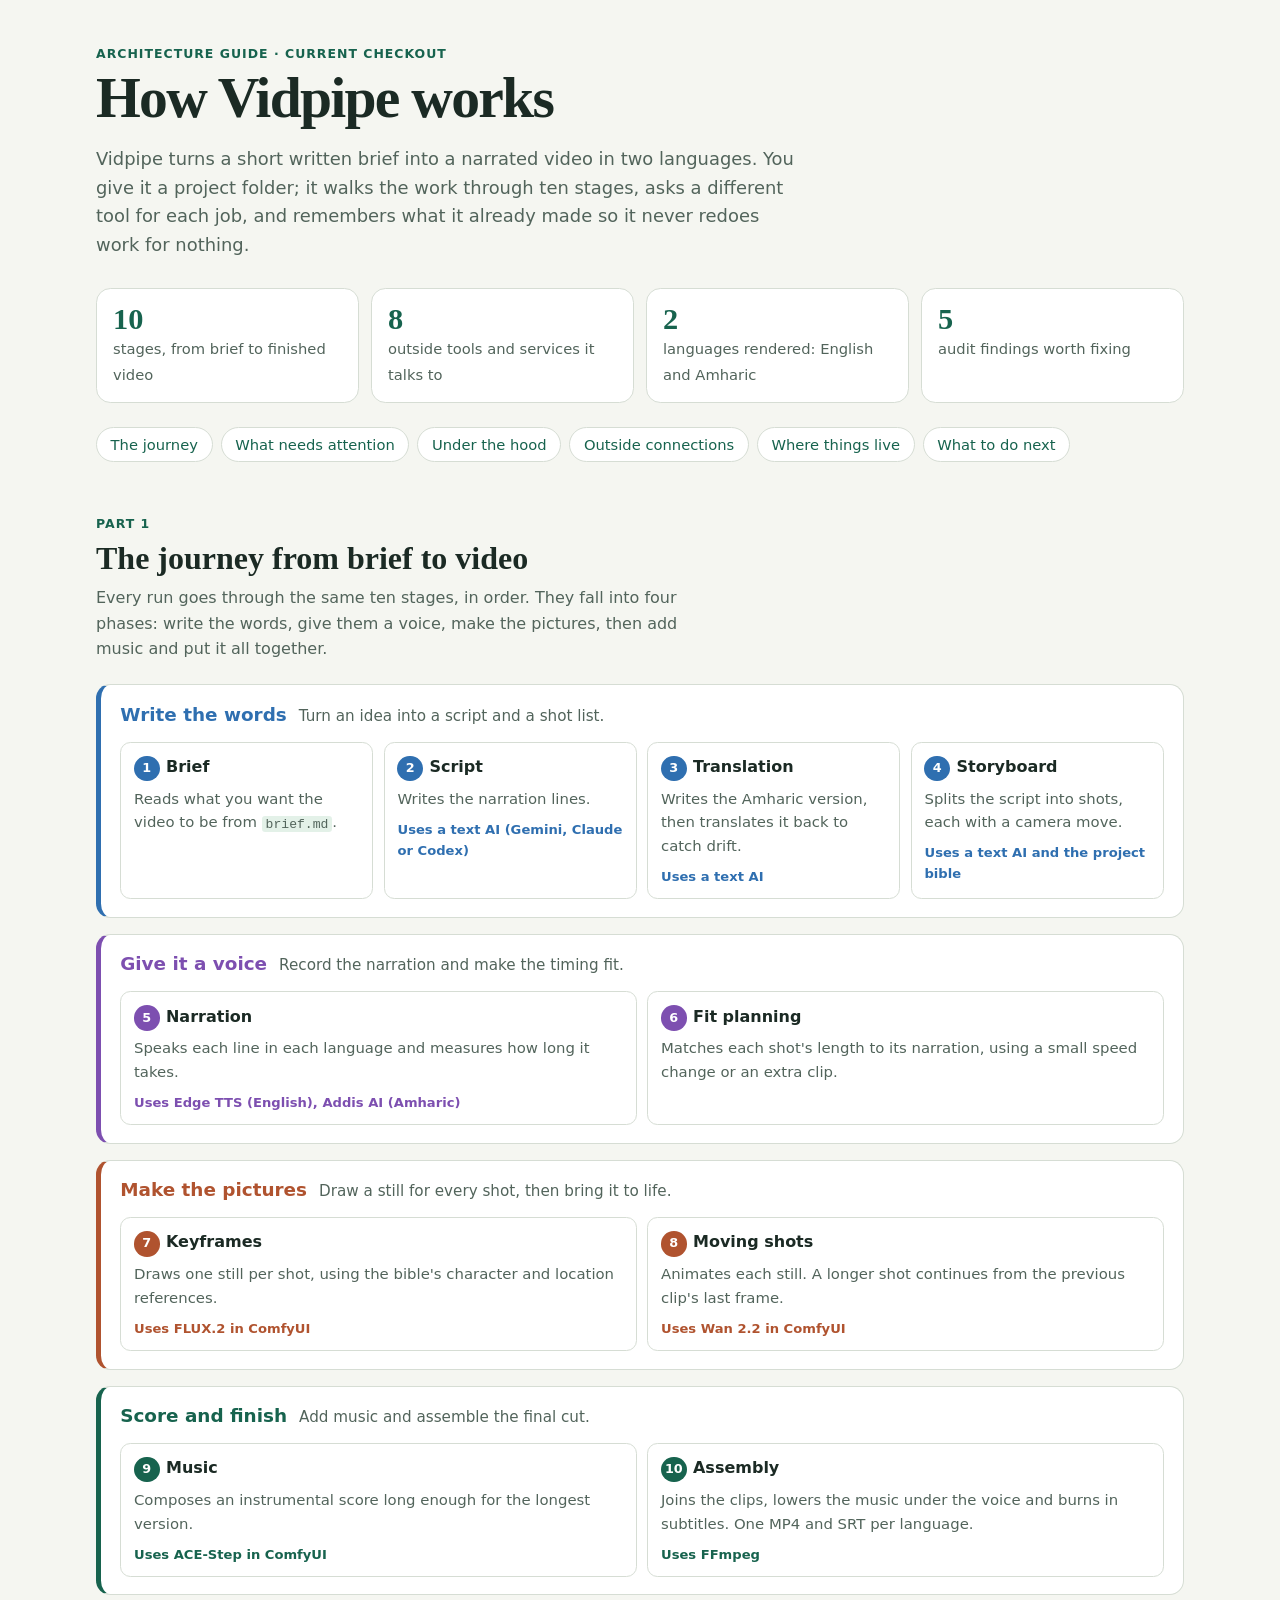
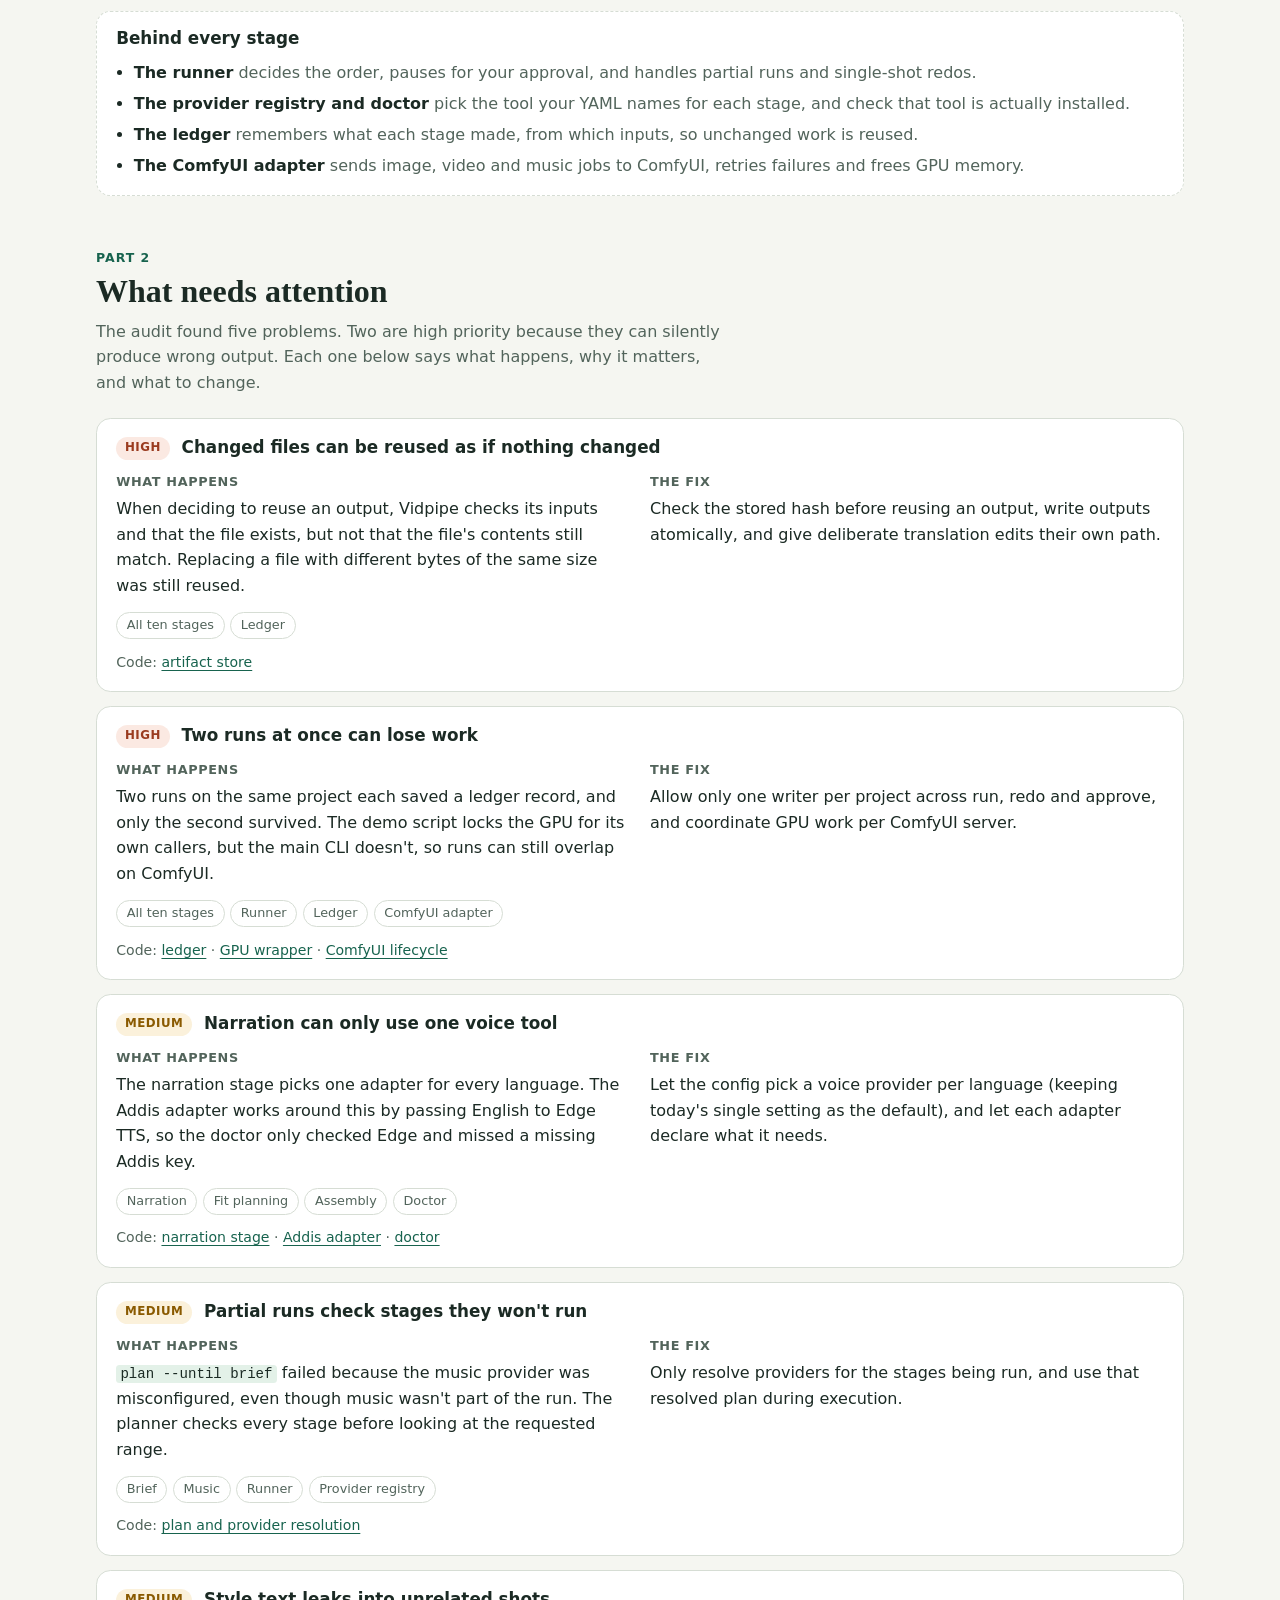
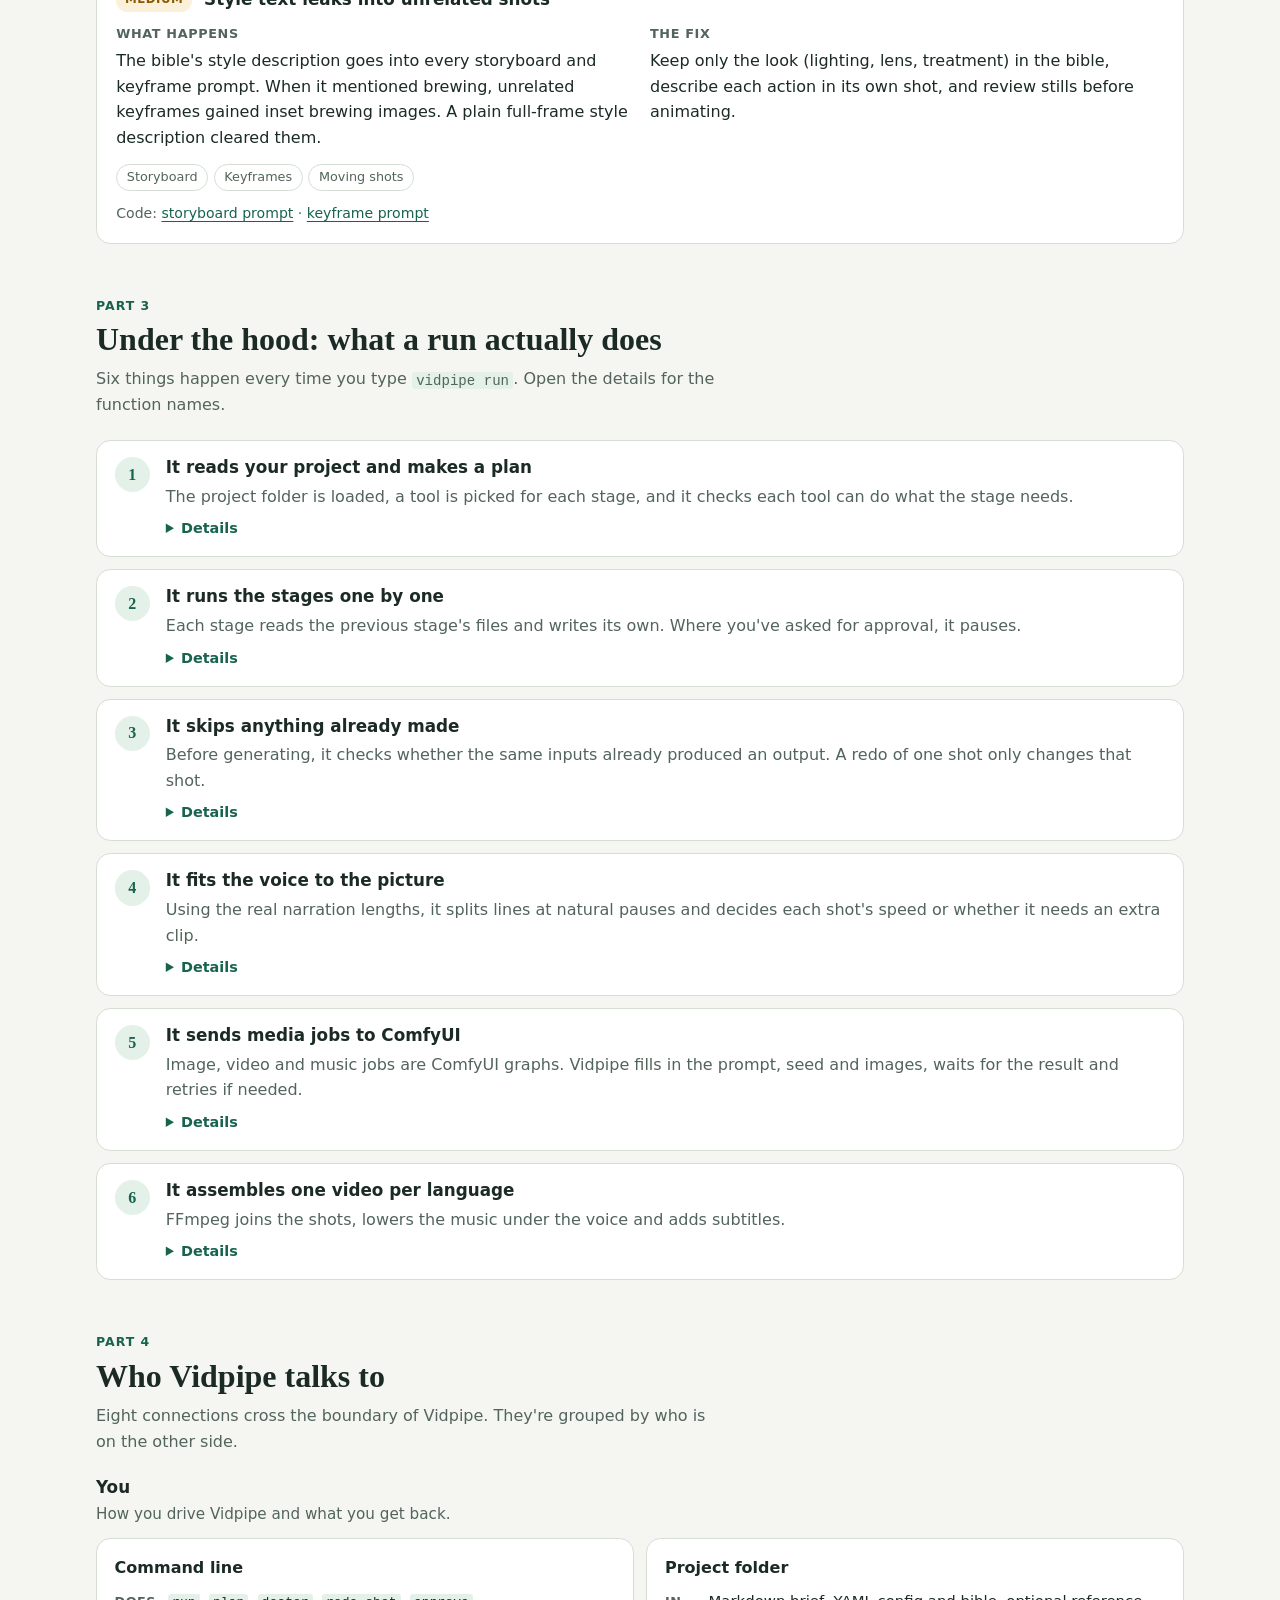
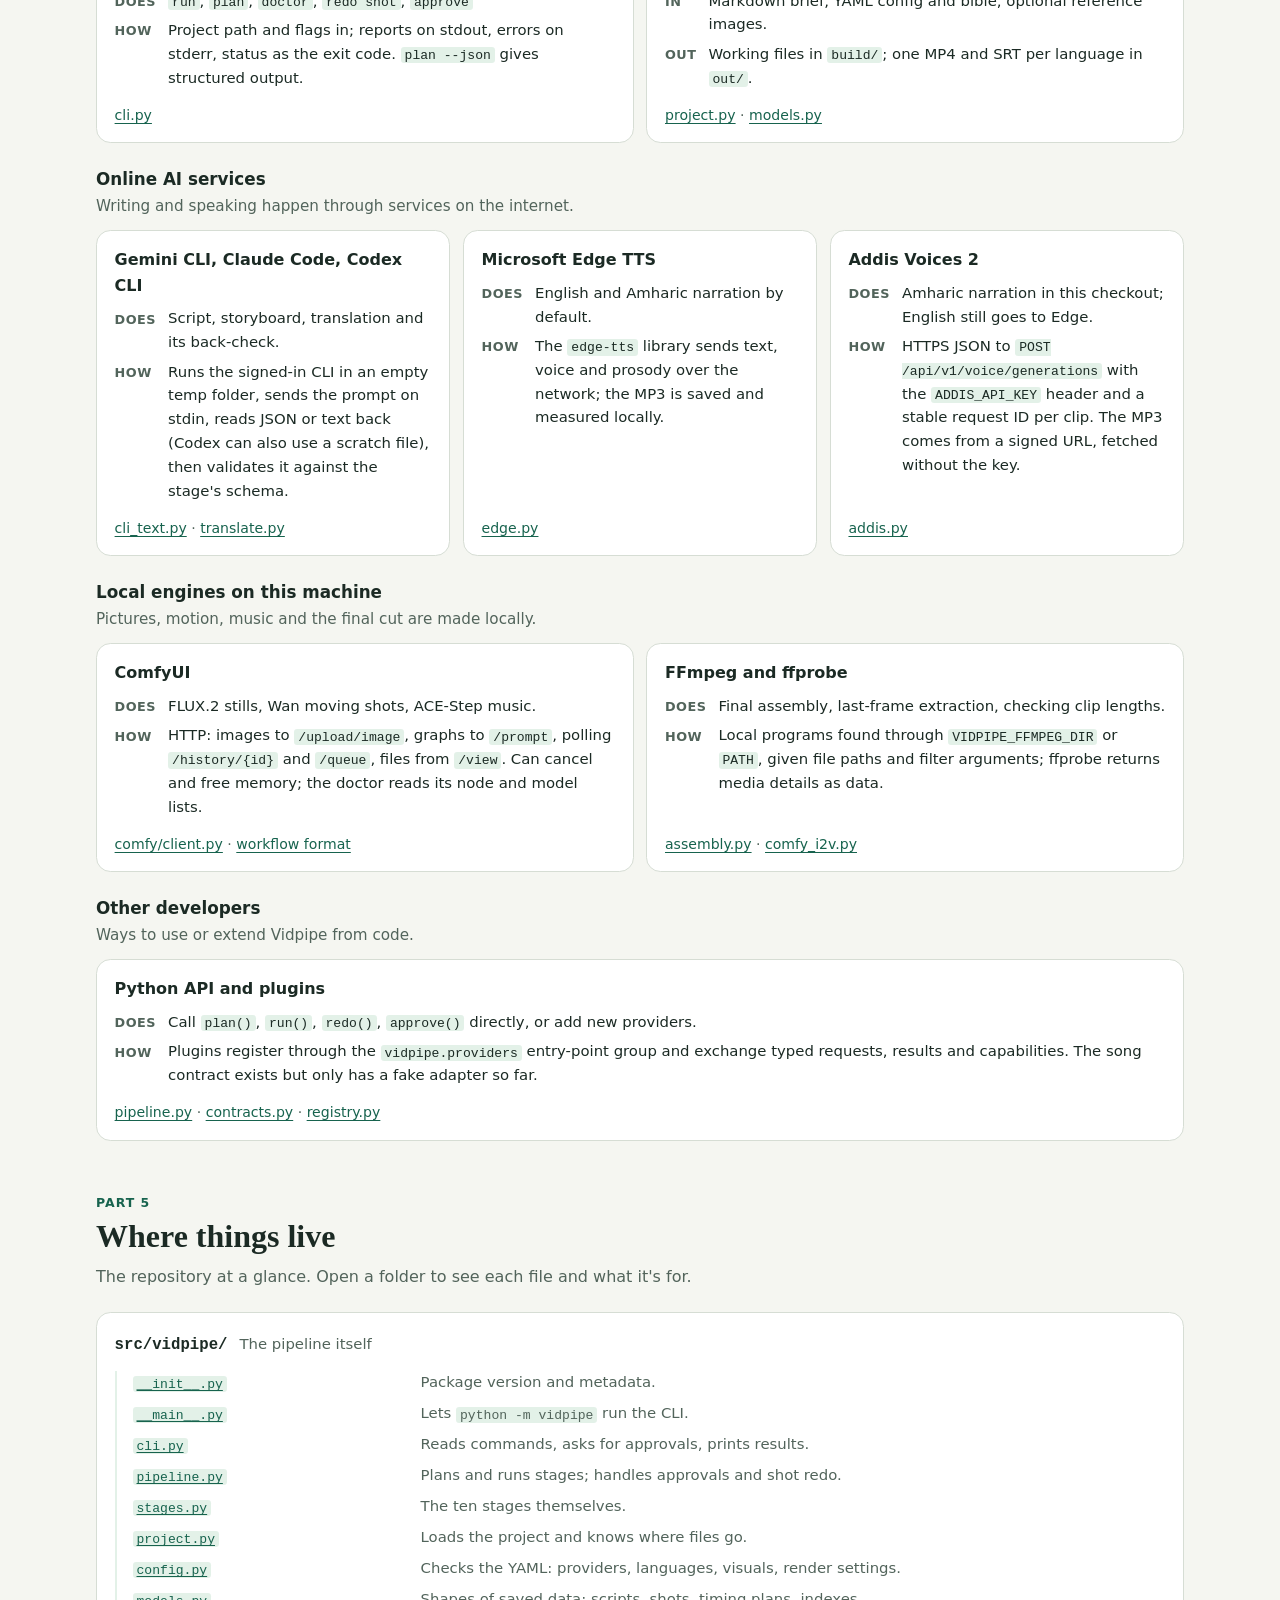
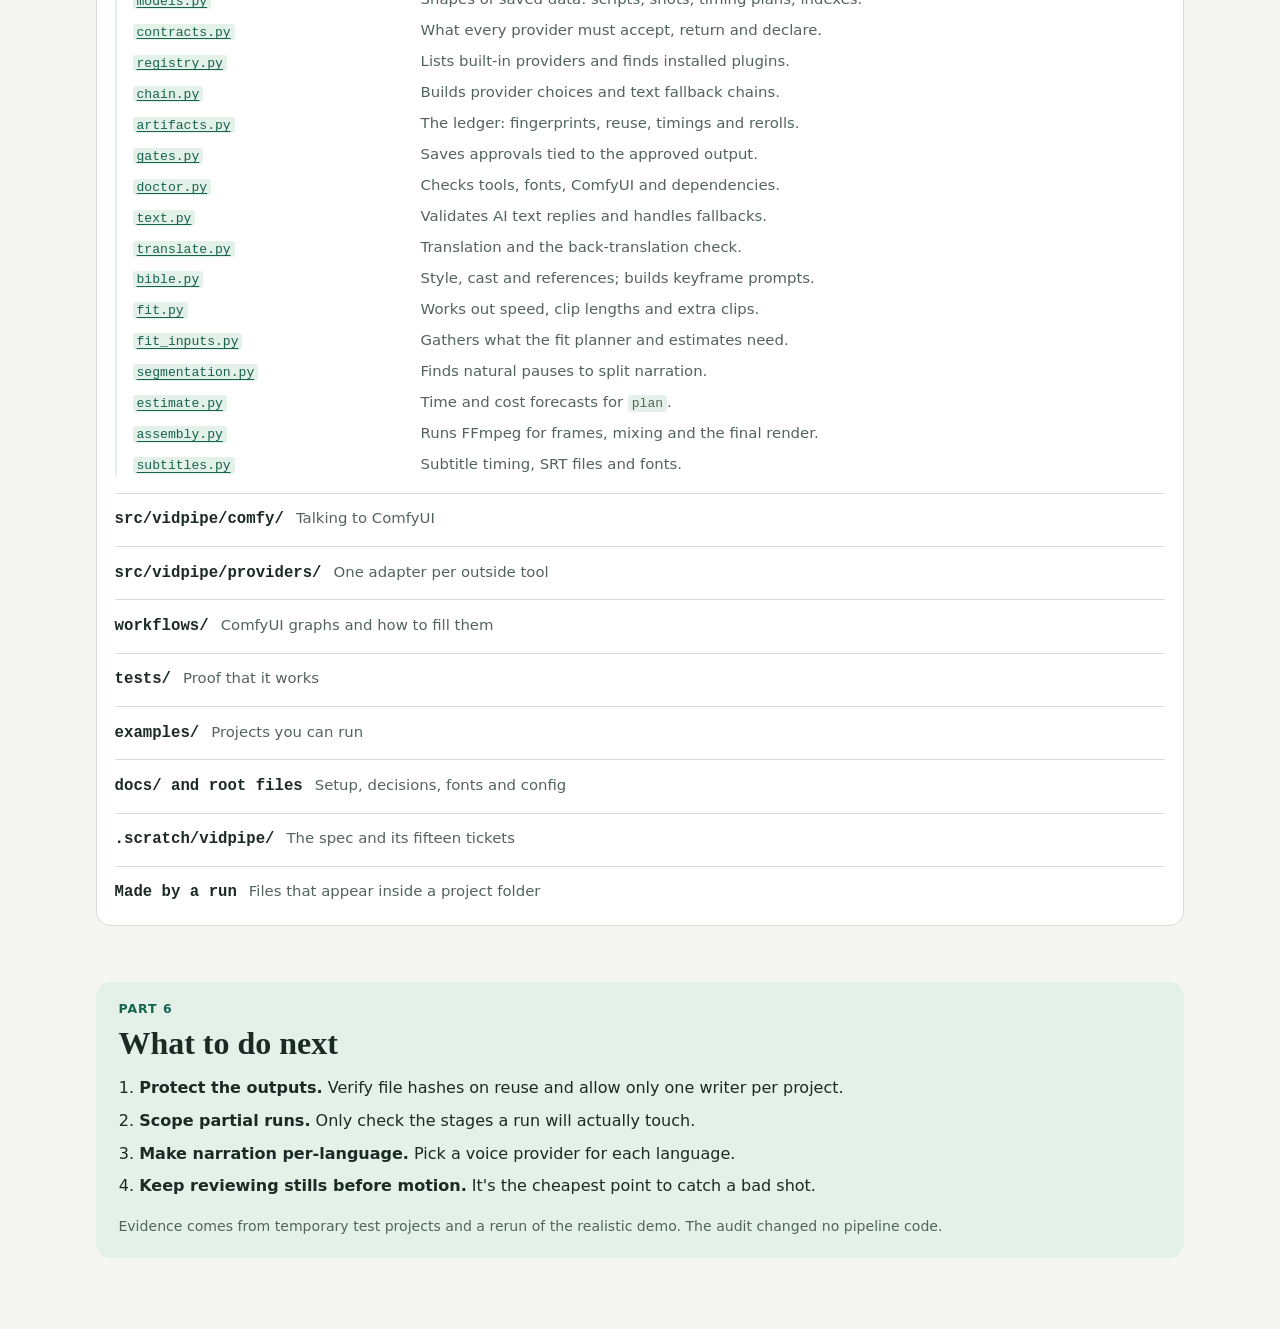
<file: docs/architecture-audit.html>
<!doctype html>
<html lang="en">
<meta charset="utf-8">
<meta name="viewport" content="width=device-width, initial-scale=1">
<title>Vidpipe Architecture Guide</title>
<style>
  :root {
    color-scheme: light dark;
    --ink: #1b2a24;
    --muted: #52645b;
    --paper: #f5f6f1;
    --card: #ffffff;
    --line: #d6ddd4;
    --accent: #17634e;
    --accent-soft: #e3f1e8;
    --warn: #9a3b1f;
    --warn-soft: #fbe9e2;
    --mid: #8a5a00;
    --mid-soft: #fbf1db;
    --words: #2f6fb0;
    --voice: #7d4fb0;
    --picture: #b0532f;
    --sound: #17634e;
    font: 100%/1.6 system-ui, -apple-system, "Segoe UI", sans-serif;
    color: var(--ink);
    background: var(--paper);
  }
  @media (prefers-color-scheme: dark) {
    :root {
      --ink: #e4ebe6;
      --muted: #a3b3aa;
      --paper: #121815;
      --card: #1a221e;
      --line: #2f3b35;
      --accent: #6fcca8;
      --accent-soft: #1d3329;
      --warn: #f19a7c;
      --warn-soft: #3a221b;
      --mid: #e8bf68;
      --mid-soft: #362c17;
      --words: #7fb2ea;
      --voice: #c4a1ec;
      --picture: #f0a283;
      --sound: #6fcca8;
    }
  }
  * { box-sizing: border-box; }
  body { margin: 0; background: var(--paper); }
  main { width: min(68rem, calc(100% - 2rem)); margin: 0 auto; padding: 3rem 0 4rem; }
  h1, h2, h3, h4, p { margin: 0; }
  h1 { font: 700 clamp(2.2rem, 5.5vw, 3.6rem)/1.05 Georgia, serif; letter-spacing: -.03em; }
  h2 { font: 700 clamp(1.5rem, 3.5vw, 2rem)/1.2 Georgia, serif; }
  h3 { font-size: 1.05rem; line-height: 1.3; }
  code { font: .88em/1.4 ui-monospace, "Cascadia Code", Consolas, monospace; background: var(--accent-soft); padding: .05em .3em; border-radius: .25em; overflow-wrap: anywhere; }
  a { color: var(--accent); text-underline-offset: .18em; }
  a:focus-visible, summary:focus-visible { outline: 2px solid var(--accent); outline-offset: 3px; border-radius: .25rem; }

  /* Header */
  .lede { max-width: 62ch; margin-block-start: 1rem; font-size: 1.12rem; color: var(--muted); }
  .stats { display: grid; grid-template-columns: repeat(auto-fit, minmax(min(100%, 11rem), 1fr)); gap: .75rem; margin-block-start: 1.75rem; }
  .stat { background: var(--card); border: 1px solid var(--line); border-radius: .9rem; padding: .9rem 1rem; }
  .stat b { display: block; font: 700 1.9rem/1.1 Georgia, serif; color: var(--accent); }
  .stat span { color: var(--muted); font-size: .92rem; }
  nav { display: flex; flex-wrap: wrap; gap: .5rem; margin-block-start: 1.5rem; }
  nav a { text-decoration: none; background: var(--card); border: 1px solid var(--line); border-radius: 999px; padding: .3rem .85rem; font-size: .92rem; }
  nav a:hover { border-color: var(--accent); }

  /* Sections */
  section { margin-block-start: 3.5rem; }
  .section-intro { max-width: 62ch; margin-block: .5rem 1.4rem; color: var(--muted); }
  .eyebrow { display: block; font: 700 .78rem/1 system-ui; letter-spacing: .08em; text-transform: uppercase; color: var(--accent); margin-block-end: .5rem; }

  /* Pipeline phases */
  .phases { display: grid; gap: 1rem; }
  .phase { background: var(--card); border: 1px solid var(--line); border-inline-start: .35rem solid var(--tone); border-radius: .9rem; padding: 1.1rem 1.2rem; }
  .phase > header { display: flex; flex-wrap: wrap; align-items: baseline; gap: .35rem .75rem; margin-block-end: .85rem; }
  .phase > header h3 { color: var(--tone); font-size: 1.15rem; }
  .phase > header p { color: var(--muted); font-size: .95rem; }
  .phase.words { --tone: var(--words); }
  .phase.voice { --tone: var(--voice); }
  .phase.picture { --tone: var(--picture); }
  .phase.sound { --tone: var(--sound); }
  .steps { list-style: none; margin: 0; padding: 0; display: grid; grid-template-columns: repeat(auto-fit, minmax(min(100%, 13.5rem), 1fr)); gap: .65rem; }
  .steps li { border: 1px solid var(--line); border-radius: .65rem; padding: .7rem .8rem; }
  .steps .num { display: inline-grid; place-items: center; width: 1.6rem; height: 1.6rem; border-radius: 50%; background: var(--tone); color: var(--card); font: 700 .8rem/1 system-ui; margin-inline-end: .4rem; }
  .steps h4 { display: inline; font-size: 1rem; }
  .steps p { margin-block-start: .4rem; color: var(--muted); font-size: .93rem; }
  .uses { display: block; margin-block-start: .45rem; font-size: .82rem; color: var(--tone); font-weight: 600; }
  .helpers { margin-block-start: 1rem; background: var(--card); border: 1px dashed var(--line); border-radius: .9rem; padding: 1rem 1.2rem; }
  .helpers h3 { margin-block-end: .6rem; }
  .helpers ul { margin: 0; padding-inline-start: 1.1rem; display: grid; gap: .35rem; }
  .helpers li span { color: var(--muted); }

  /* Findings */
  .findings { display: grid; gap: .9rem; }
  .finding { background: var(--card); border: 1px solid var(--line); border-radius: .9rem; padding: 1.1rem 1.2rem; }
  .finding > header { display: flex; flex-wrap: wrap; align-items: center; gap: .5rem .75rem; }
  .badge { font: 700 .74rem/1 system-ui; letter-spacing: .04em; text-transform: uppercase; padding: .35rem .55rem; border-radius: 999px; }
  .badge.high { color: var(--warn); background: var(--warn-soft); }
  .badge.medium { color: var(--mid); background: var(--mid-soft); }
  .qa { display: grid; grid-template-columns: repeat(auto-fit, minmax(min(100%, 17rem), 1fr)); gap: .5rem 1.25rem; margin-block-start: .8rem; }
  .qa h4 { font-size: .8rem; letter-spacing: .05em; text-transform: uppercase; color: var(--muted); margin-block-end: .2rem; }
  .chips { display: flex; flex-wrap: wrap; gap: .35rem; margin-block-start: .85rem; }
  .chip { font-size: .8rem; border: 1px solid var(--line); border-radius: 999px; padding: .15rem .6rem; color: var(--muted); }
  .src { margin-block-start: .7rem; font-size: .88rem; color: var(--muted); }

  /* How a run works */
  .timeline { list-style: none; margin: 0; padding: 0; counter-reset: step; display: grid; gap: .75rem; }
  .timeline > li { counter-increment: step; display: grid; grid-template-columns: 2.4rem 1fr; gap: .8rem; background: var(--card); border: 1px solid var(--line); border-radius: .9rem; padding: 1rem 1.1rem; }
  .timeline > li::before { content: counter(step); display: grid; place-items: center; width: 2.2rem; height: 2.2rem; border-radius: 50%; background: var(--accent-soft); color: var(--accent); font: 700 1rem/1 Georgia, serif; }
  .timeline p { margin-block-start: .3rem; color: var(--muted); }
  .timeline details { margin-block-start: .5rem; }
  .timeline summary { cursor: pointer; font-size: .9rem; color: var(--accent); font-weight: 600; }
  .timeline details p { color: var(--ink); font-size: .93rem; }

  /* Interfaces */
  .group + .group { margin-block-start: 1.6rem; }
  .group > h3 { margin-block-end: .2rem; }
  .group > p { color: var(--muted); margin-block-end: .75rem; font-size: .95rem; }
  .cards { display: grid; grid-template-columns: repeat(auto-fit, minmax(min(100%, 19rem), 1fr)); gap: .8rem; }
  .card { background: var(--card); border: 1px solid var(--line); border-radius: .9rem; padding: 1rem 1.1rem; display: flex; flex-direction: column; gap: .55rem; }
  .card dl { margin: 0; display: grid; grid-template-columns: auto 1fr; gap: .35rem .75rem; font-size: .93rem; }
  .card dt { font-weight: 700; color: var(--muted); font-size: .8rem; letter-spacing: .04em; text-transform: uppercase; padding-block-start: .15rem; }
  .card dd { margin: 0; }
  .card .src { margin-block-start: auto; padding-block-start: .3rem; }

  /* File tree */
  .tree { background: var(--card); border: 1px solid var(--line); border-radius: .9rem; padding: .4rem 1.1rem; }
  .tree details { border-block-end: 1px solid var(--line); }
  .tree details:last-child { border-block-end: 0; }
  .tree summary { cursor: pointer; padding: .85rem 0; display: flex; flex-wrap: wrap; align-items: baseline; gap: .3rem .75rem; }
  .tree summary strong { font-family: ui-monospace, "Cascadia Code", Consolas, monospace; font-size: .98rem; }
  .tree summary span { color: var(--muted); font-size: .93rem; }
  .tree ul { list-style: none; margin: 0 0 1rem; padding: 0 0 0 1rem; border-inline-start: 2px solid var(--accent-soft); display: grid; gap: .45rem; }
  .tree li { display: grid; grid-template-columns: minmax(0, 17rem) minmax(0, 1fr); gap: .2rem 1rem; font-size: .93rem; }
  .tree li > span { color: var(--muted); }
  @media (max-width: 40rem) { .tree li { grid-template-columns: 1fr; } .tree li > span { padding-inline-start: .4rem; } }

  /* Next steps */
  .next { background: var(--accent-soft); border-radius: .9rem; padding: 1.3rem 1.4rem; }
  .next ol { margin: .8rem 0 0; padding-inline-start: 1.3rem; display: grid; gap: .45rem; }
  .next .src { margin-block-start: 1rem; }

  @media print {
    :root { color-scheme: light; }
    main { width: 100%; padding: 0; }
    .tree details { display: block; }
    .phase, .finding, .card, .timeline > li { break-inside: avoid; }
    nav { display: none; }
  }
</style>
<main>
  <header>
    <span class="eyebrow">Architecture guide · current checkout</span>
    <h1>How Vidpipe works</h1>
    <p class="lede">Vidpipe turns a short written brief into a narrated video in two languages. You give it a project folder; it walks the work through ten stages, asks a different tool for each job, and remembers what it already made so it never redoes work for nothing.</p>
    <div class="stats" role="list">
      <div class="stat" role="listitem"><b>10</b><span>stages, from brief to finished video</span></div>
      <div class="stat" role="listitem"><b>8</b><span>outside tools and services it talks to</span></div>
      <div class="stat" role="listitem"><b>2</b><span>languages rendered: English and Amharic</span></div>
      <div class="stat" role="listitem"><b>5</b><span>audit findings worth fixing</span></div>
    </div>
    <nav aria-label="On this page">
      <a href="#journey">The journey</a>
      <a href="#findings">What needs attention</a>
      <a href="#under-the-hood">Under the hood</a>
      <a href="#outside">Outside connections</a>
      <a href="#files">Where things live</a>
      <a href="#next">What to do next</a>
    </nav>
  </header>

  <section id="journey" aria-labelledby="journey-h">
    <span class="eyebrow">Part 1</span>
    <h2 id="journey-h">The journey from brief to video</h2>
    <p class="section-intro">Every run goes through the same ten stages, in order. They fall into four phases: write the words, give them a voice, make the pictures, then add music and put it all together.</p>

    <div class="phases">
      <article class="phase words">
        <header><h3>Write the words</h3><p>Turn an idea into a script and a shot list.</p></header>
        <ol class="steps">
          <li><span class="num">1</span><h4>Brief</h4><p>Reads what you want the video to be from <code>brief.md</code>.</p></li>
          <li><span class="num">2</span><h4>Script</h4><p>Writes the narration lines.</p><span class="uses">Uses a text AI (Gemini, Claude or Codex)</span></li>
          <li><span class="num">3</span><h4>Translation</h4><p>Writes the Amharic version, then translates it back to catch drift.</p><span class="uses">Uses a text AI</span></li>
          <li><span class="num">4</span><h4>Storyboard</h4><p>Splits the script into shots, each with a camera move.</p><span class="uses">Uses a text AI and the project bible</span></li>
        </ol>
      </article>

      <article class="phase voice">
        <header><h3>Give it a voice</h3><p>Record the narration and make the timing fit.</p></header>
        <ol class="steps" start="5">
          <li><span class="num">5</span><h4>Narration</h4><p>Speaks each line in each language and measures how long it takes.</p><span class="uses">Uses Edge TTS (English), Addis AI (Amharic)</span></li>
          <li><span class="num">6</span><h4>Fit planning</h4><p>Matches each shot's length to its narration, using a small speed change or an extra clip.</p></li>
        </ol>
      </article>

      <article class="phase picture">
        <header><h3>Make the pictures</h3><p>Draw a still for every shot, then bring it to life.</p></header>
        <ol class="steps" start="7">
          <li><span class="num">7</span><h4>Keyframes</h4><p>Draws one still per shot, using the bible's character and location references.</p><span class="uses">Uses FLUX.2 in ComfyUI</span></li>
          <li><span class="num">8</span><h4>Moving shots</h4><p>Animates each still. A longer shot continues from the previous clip's last frame.</p><span class="uses">Uses Wan 2.2 in ComfyUI</span></li>
        </ol>
      </article>

      <article class="phase sound">
        <header><h3>Score and finish</h3><p>Add music and assemble the final cut.</p></header>
        <ol class="steps" start="9">
          <li><span class="num">9</span><h4>Music</h4><p>Composes an instrumental score long enough for the longest version.</p><span class="uses">Uses ACE-Step in ComfyUI</span></li>
          <li><span class="num">10</span><h4>Assembly</h4><p>Joins the clips, lowers the music under the voice and burns in subtitles. One MP4 and SRT per language.</p><span class="uses">Uses FFmpeg</span></li>
        </ol>
      </article>
    </div>

    <div class="helpers">
      <h3>Behind every stage</h3>
      <ul>
        <li><strong>The runner</strong> <span>decides the order, pauses for your approval, and handles partial runs and single-shot redos.</span></li>
        <li><strong>The provider registry and doctor</strong> <span>pick the tool your YAML names for each stage, and check that tool is actually installed.</span></li>
        <li><strong>The ledger</strong> <span>remembers what each stage made, from which inputs, so unchanged work is reused.</span></li>
        <li><strong>The ComfyUI adapter</strong> <span>sends image, video and music jobs to ComfyUI, retries failures and frees GPU memory.</span></li>
      </ul>
    </div>
  </section>

  <section id="findings" aria-labelledby="findings-h">
    <span class="eyebrow">Part 2</span>
    <h2 id="findings-h">What needs attention</h2>
    <p class="section-intro">The audit found five problems. Two are high priority because they can silently produce wrong output. Each one below says what happens, why it matters, and what to change.</p>

    <div class="findings">
      <article class="finding">
        <header><span class="badge high">High</span><h3>Changed files can be reused as if nothing changed</h3></header>
        <div class="qa">
          <div><h4>What happens</h4><p>When deciding to reuse an output, Vidpipe checks its inputs and that the file exists, but not that the file's contents still match. Replacing a file with different bytes of the same size was still reused.</p></div>
          <div><h4>The fix</h4><p>Check the stored hash before reusing an output, write outputs atomically, and give deliberate translation edits their own path.</p></div>
        </div>
        <div class="chips" aria-label="Affected parts"><span class="chip">All ten stages</span><span class="chip">Ledger</span></div>
        <p class="src">Code: <a href="../src/vidpipe/artifacts.py">artifact store</a></p>
      </article>

      <article class="finding">
        <header><span class="badge high">High</span><h3>Two runs at once can lose work</h3></header>
        <div class="qa">
          <div><h4>What happens</h4><p>Two runs on the same project each saved a ledger record, and only the second survived. The demo script locks the GPU for its own callers, but the main CLI doesn't, so runs can still overlap on ComfyUI.</p></div>
          <div><h4>The fix</h4><p>Allow only one writer per project across run, redo and approve, and coordinate GPU work per ComfyUI server.</p></div>
        </div>
        <div class="chips" aria-label="Affected parts"><span class="chip">All ten stages</span><span class="chip">Runner</span><span class="chip">Ledger</span><span class="chip">ComfyUI adapter</span></div>
        <p class="src">Code: <a href="../src/vidpipe/artifacts.py">ledger</a> · <a href="../examples/coffee-origin/run-gpu.ps1">GPU wrapper</a> · <a href="../src/vidpipe/comfy/provider.py">ComfyUI lifecycle</a></p>
      </article>

      <article class="finding">
        <header><span class="badge medium">Medium</span><h3>Narration can only use one voice tool</h3></header>
        <div class="qa">
          <div><h4>What happens</h4><p>The narration stage picks one adapter for every language. The Addis adapter works around this by passing English to Edge TTS, so the doctor only checked Edge and missed a missing Addis key.</p></div>
          <div><h4>The fix</h4><p>Let the config pick a voice provider per language (keeping today's single setting as the default), and let each adapter declare what it needs.</p></div>
        </div>
        <div class="chips" aria-label="Affected parts"><span class="chip">Narration</span><span class="chip">Fit planning</span><span class="chip">Assembly</span><span class="chip">Doctor</span></div>
        <p class="src">Code: <a href="../src/vidpipe/stages.py">narration stage</a> · <a href="../src/vidpipe/providers/addis.py">Addis adapter</a> · <a href="../src/vidpipe/doctor.py">doctor</a></p>
      </article>

      <article class="finding">
        <header><span class="badge medium">Medium</span><h3>Partial runs check stages they won't run</h3></header>
        <div class="qa">
          <div><h4>What happens</h4><p><code>plan --until brief</code> failed because the music provider was misconfigured, even though music wasn't part of the run. The planner checks every stage before looking at the requested range.</p></div>
          <div><h4>The fix</h4><p>Only resolve providers for the stages being run, and use that resolved plan during execution.</p></div>
        </div>
        <div class="chips" aria-label="Affected parts"><span class="chip">Brief</span><span class="chip">Music</span><span class="chip">Runner</span><span class="chip">Provider registry</span></div>
        <p class="src">Code: <a href="../src/vidpipe/pipeline.py">plan and provider resolution</a></p>
      </article>

      <article class="finding">
        <header><span class="badge medium">Medium</span><h3>Style text leaks into unrelated shots</h3></header>
        <div class="qa">
          <div><h4>What happens</h4><p>The bible's style description goes into every storyboard and keyframe prompt. When it mentioned brewing, unrelated keyframes gained inset brewing images. A plain full-frame style description cleared them.</p></div>
          <div><h4>The fix</h4><p>Keep only the look (lighting, lens, treatment) in the bible, describe each action in its own shot, and review stills before animating.</p></div>
        </div>
        <div class="chips" aria-label="Affected parts"><span class="chip">Storyboard</span><span class="chip">Keyframes</span><span class="chip">Moving shots</span></div>
        <p class="src">Code: <a href="../src/vidpipe/stages.py">storyboard prompt</a> · <a href="../src/vidpipe/bible.py">keyframe prompt</a></p>
      </article>
    </div>
  </section>

  <section id="under-the-hood" aria-labelledby="hood-h">
    <span class="eyebrow">Part 3</span>
    <h2 id="hood-h">Under the hood: what a run actually does</h2>
    <p class="section-intro">Six things happen every time you type <code>vidpipe run</code>. Open the details for the function names.</p>

    <ol class="timeline">
      <li><div><h3>It reads your project and makes a plan</h3><p>The project folder is loaded, a tool is picked for each stage, and it checks each tool can do what the stage needs.</p>
        <details><summary>Details</summary><p><code>cli.main()</code> parses the command. <code>Project</code> loads the YAML and roots all paths. <code>pipeline.plan()</code> builds adapters from the registry and checks capabilities. <code>plan --json</code> adds a time and cost estimate.</p></details></div></li>
      <li><div><h3>It runs the stages one by one</h3><p>Each stage reads the previous stage's files and writes its own. Where you've asked for approval, it pauses.</p>
        <details><summary>Details</summary><p><code>pipeline.run()</code> creates a stage context. Stages read typed models from <code>build/</code> and register work through <code>StageContext.produce()</code>. The manifest tracks stage status, and approvals are tied to hashes of the approved outputs.</p></details></div></li>
      <li><div><h3>It skips anything already made</h3><p>Before generating, it checks whether the same inputs already produced an output. A redo of one shot only changes that shot.</p>
        <details><summary>Details</summary><p>The store fingerprints upstream files and values, provider identity and options, parameters and seed. It records file hashes, wall time, GPU time and retries. Redo bumps a shot's seed counter, so only that keyframe and its clips change.</p></details></div></li>
      <li><div><h3>It fits the voice to the picture</h3><p>Using the real narration lengths, it splits lines at natural pauses and decides each shot's speed or whether it needs an extra clip.</p>
        <details><summary>Details</summary><p>Shared visuals can serve both languages with per-language timings. A continuation clip starts from the final frame FFmpeg extracts from the previous clip.</p></details></div></li>
      <li><div><h3>It sends media jobs to ComfyUI</h3><p>Image, video and music jobs are ComfyUI graphs. Vidpipe fills in the prompt, seed and images, waits for the result and retries if needed.</p>
        <details><summary>Details</summary><p>A YAML mapping names each graph's inputs, outputs, capabilities and retry settings. The job runner polls ComfyUI, collects outputs, records attempts, and can step down once after running out of GPU memory.</p></details></div></li>
      <li><div><h3>It assembles one video per language</h3><p>FFmpeg joins the shots, lowers the music under the voice and adds subtitles.</p>
        <details><summary>Details</summary><p>The stage builds an <code>AssemblyJob</code> from the fit plan and media indexes. FFmpeg trims, retimes and joins shots, ducks the score and renders subtitles, with SRT sidecars next to each MP4.</p></details></div></li>
    </ol>
  </section>

  <section id="outside" aria-labelledby="outside-h">
    <span class="eyebrow">Part 4</span>
    <h2 id="outside-h">Who Vidpipe talks to</h2>
    <p class="section-intro">Eight connections cross the boundary of Vidpipe. They're grouped by who is on the other side.</p>

    <div class="group">
      <h3>You</h3>
      <p>How you drive Vidpipe and what you get back.</p>
      <div class="cards">
        <article class="card"><h4>Command line</h4><dl>
          <dt>Does</dt><dd><code>run</code>, <code>plan</code>, <code>doctor</code>, <code>redo shot</code>, <code>approve</code></dd>
          <dt>How</dt><dd>Project path and flags in; reports on stdout, errors on stderr, status as the exit code. <code>plan --json</code> gives structured output.</dd>
        </dl><p class="src"><a href="../src/vidpipe/cli.py">cli.py</a></p></article>
        <article class="card"><h4>Project folder</h4><dl>
          <dt>In</dt><dd>Markdown brief, YAML config and bible, optional reference images.</dd>
          <dt>Out</dt><dd>Working files in <code>build/</code>; one MP4 and SRT per language in <code>out/</code>.</dd>
        </dl><p class="src"><a href="../src/vidpipe/project.py">project.py</a> · <a href="../src/vidpipe/models.py">models.py</a></p></article>
      </div>
    </div>

    <div class="group">
      <h3>Online AI services</h3>
      <p>Writing and speaking happen through services on the internet.</p>
      <div class="cards">
        <article class="card"><h4>Gemini CLI, Claude Code, Codex CLI</h4><dl>
          <dt>Does</dt><dd>Script, storyboard, translation and its back-check.</dd>
          <dt>How</dt><dd>Runs the signed-in CLI in an empty temp folder, sends the prompt on stdin, reads JSON or text back (Codex can also use a scratch file), then validates it against the stage's schema.</dd>
        </dl><p class="src"><a href="../src/vidpipe/providers/cli_text.py">cli_text.py</a> · <a href="../src/vidpipe/translate.py">translate.py</a></p></article>
        <article class="card"><h4>Microsoft Edge TTS</h4><dl>
          <dt>Does</dt><dd>English and Amharic narration by default.</dd>
          <dt>How</dt><dd>The <code>edge-tts</code> library sends text, voice and prosody over the network; the MP3 is saved and measured locally.</dd>
        </dl><p class="src"><a href="../src/vidpipe/providers/edge.py">edge.py</a></p></article>
        <article class="card"><h4>Addis Voices 2</h4><dl>
          <dt>Does</dt><dd>Amharic narration in this checkout; English still goes to Edge.</dd>
          <dt>How</dt><dd>HTTPS JSON to <code>POST /api/v1/voice/generations</code> with the <code>ADDIS_API_KEY</code> header and a stable request ID per clip. The MP3 comes from a signed URL, fetched without the key.</dd>
        </dl><p class="src"><a href="../src/vidpipe/providers/addis.py">addis.py</a></p></article>
      </div>
    </div>

    <div class="group">
      <h3>Local engines on this machine</h3>
      <p>Pictures, motion, music and the final cut are made locally.</p>
      <div class="cards">
        <article class="card"><h4>ComfyUI</h4><dl>
          <dt>Does</dt><dd>FLUX.2 stills, Wan moving shots, ACE-Step music.</dd>
          <dt>How</dt><dd>HTTP: images to <code>/upload/image</code>, graphs to <code>/prompt</code>, polling <code>/history/{id}</code> and <code>/queue</code>, files from <code>/view</code>. Can cancel and free memory; the doctor reads its node and model lists.</dd>
        </dl><p class="src"><a href="../src/vidpipe/comfy/client.py">comfy/client.py</a> · <a href="../workflows/README.md">workflow format</a></p></article>
        <article class="card"><h4>FFmpeg and ffprobe</h4><dl>
          <dt>Does</dt><dd>Final assembly, last-frame extraction, checking clip lengths.</dd>
          <dt>How</dt><dd>Local programs found through <code>VIDPIPE_FFMPEG_DIR</code> or <code>PATH</code>, given file paths and filter arguments; ffprobe returns media details as data.</dd>
        </dl><p class="src"><a href="../src/vidpipe/assembly.py">assembly.py</a> · <a href="../src/vidpipe/providers/comfy_i2v.py">comfy_i2v.py</a></p></article>
      </div>
    </div>

    <div class="group">
      <h3>Other developers</h3>
      <p>Ways to use or extend Vidpipe from code.</p>
      <div class="cards">
        <article class="card"><h4>Python API and plugins</h4><dl>
          <dt>Does</dt><dd>Call <code>plan()</code>, <code>run()</code>, <code>redo()</code>, <code>approve()</code> directly, or add new providers.</dd>
          <dt>How</dt><dd>Plugins register through the <code>vidpipe.providers</code> entry-point group and exchange typed requests, results and capabilities. The song contract exists but only has a fake adapter so far.</dd>
        </dl><p class="src"><a href="../src/vidpipe/pipeline.py">pipeline.py</a> · <a href="../src/vidpipe/contracts.py">contracts.py</a> · <a href="../src/vidpipe/registry.py">registry.py</a></p></article>
      </div>
    </div>
  </section>

  <section id="files" aria-labelledby="files-h">
    <span class="eyebrow">Part 5</span>
    <h2 id="files-h">Where things live</h2>
    <p class="section-intro">The repository at a glance. Open a folder to see each file and what it's for.</p>

    <div class="tree">
      <details open>
        <summary><strong>src/vidpipe/</strong><span>The pipeline itself</span></summary>
        <ul>
          <li><a href="../src/vidpipe/__init__.py"><code>__init__.py</code></a><span>Package version and metadata.</span></li>
          <li><a href="../src/vidpipe/__main__.py"><code>__main__.py</code></a><span>Lets <code>python -m vidpipe</code> run the CLI.</span></li>
          <li><a href="../src/vidpipe/cli.py"><code>cli.py</code></a><span>Reads commands, asks for approvals, prints results.</span></li>
          <li><a href="../src/vidpipe/pipeline.py"><code>pipeline.py</code></a><span>Plans and runs stages; handles approvals and shot redo.</span></li>
          <li><a href="../src/vidpipe/stages.py"><code>stages.py</code></a><span>The ten stages themselves.</span></li>
          <li><a href="../src/vidpipe/project.py"><code>project.py</code></a><span>Loads the project and knows where files go.</span></li>
          <li><a href="../src/vidpipe/config.py"><code>config.py</code></a><span>Checks the YAML: providers, languages, visuals, render settings.</span></li>
          <li><a href="../src/vidpipe/models.py"><code>models.py</code></a><span>Shapes of saved data: scripts, shots, timing plans, indexes.</span></li>
          <li><a href="../src/vidpipe/contracts.py"><code>contracts.py</code></a><span>What every provider must accept, return and declare.</span></li>
          <li><a href="../src/vidpipe/registry.py"><code>registry.py</code></a><span>Lists built-in providers and finds installed plugins.</span></li>
          <li><a href="../src/vidpipe/chain.py"><code>chain.py</code></a><span>Builds provider choices and text fallback chains.</span></li>
          <li><a href="../src/vidpipe/artifacts.py"><code>artifacts.py</code></a><span>The ledger: fingerprints, reuse, timings and rerolls.</span></li>
          <li><a href="../src/vidpipe/gates.py"><code>gates.py</code></a><span>Saves approvals tied to the approved output.</span></li>
          <li><a href="../src/vidpipe/doctor.py"><code>doctor.py</code></a><span>Checks tools, fonts, ComfyUI and dependencies.</span></li>
          <li><a href="../src/vidpipe/text.py"><code>text.py</code></a><span>Validates AI text replies and handles fallbacks.</span></li>
          <li><a href="../src/vidpipe/translate.py"><code>translate.py</code></a><span>Translation and the back-translation check.</span></li>
          <li><a href="../src/vidpipe/bible.py"><code>bible.py</code></a><span>Style, cast and references; builds keyframe prompts.</span></li>
          <li><a href="../src/vidpipe/fit.py"><code>fit.py</code></a><span>Works out speed, clip lengths and extra clips.</span></li>
          <li><a href="../src/vidpipe/fit_inputs.py"><code>fit_inputs.py</code></a><span>Gathers what the fit planner and estimates need.</span></li>
          <li><a href="../src/vidpipe/segmentation.py"><code>segmentation.py</code></a><span>Finds natural pauses to split narration.</span></li>
          <li><a href="../src/vidpipe/estimate.py"><code>estimate.py</code></a><span>Time and cost forecasts for <code>plan</code>.</span></li>
          <li><a href="../src/vidpipe/assembly.py"><code>assembly.py</code></a><span>Runs FFmpeg for frames, mixing and the final render.</span></li>
          <li><a href="../src/vidpipe/subtitles.py"><code>subtitles.py</code></a><span>Subtitle timing, SRT files and fonts.</span></li>
        </ul>
      </details>
      <details>
        <summary><strong>src/vidpipe/comfy/</strong><span>Talking to ComfyUI</span></summary>
        <ul>
          <li><a href="../src/vidpipe/comfy/__init__.py"><code>__init__.py</code></a><span>Marks the package.</span></li>
          <li><a href="../src/vidpipe/comfy/client.py"><code>client.py</code></a><span>Uploads, submits, polls and downloads over HTTP.</span></li>
          <li><a href="../src/vidpipe/comfy/jobs.py"><code>jobs.py</code></a><span>Retries, cancellation and the one out-of-memory step-down.</span></li>
          <li><a href="../src/vidpipe/comfy/provider.py"><code>provider.py</code></a><span>Shared base for image, video and music providers.</span></li>
          <li><a href="../src/vidpipe/comfy/workflow.py"><code>workflow.py</code></a><span>Reads mappings and fills in graph inputs.</span></li>
        </ul>
      </details>
      <details>
        <summary><strong>src/vidpipe/providers/</strong><span>One adapter per outside tool</span></summary>
        <ul>
          <li><a href="../src/vidpipe/providers/__init__.py"><code>__init__.py</code></a><span>Loads the built-in adapters.</span></li>
          <li><a href="../src/vidpipe/providers/cli_text.py"><code>cli_text.py</code></a><span>Gemini, Claude and Codex as text providers.</span></li>
          <li><a href="../src/vidpipe/providers/edge.py"><code>edge.py</code></a><span>Edge TTS narration.</span></li>
          <li><a href="../src/vidpipe/providers/addis.py"><code>addis.py</code></a><span>Addis Voices 2 for Amharic; English goes to Edge.</span></li>
          <li><a href="../src/vidpipe/providers/comfy_keyframer.py"><code>comfy_keyframer.py</code></a><span>FLUX.2 stills with bible references.</span></li>
          <li><a href="../src/vidpipe/providers/comfy_i2v.py"><code>comfy_i2v.py</code></a><span>Wan animation; checks the clips it gets back.</span></li>
          <li><a href="../src/vidpipe/providers/comfy_music.py"><code>comfy_music.py</code></a><span>ACE-Step instrumental music.</span></li>
          <li><a href="../src/vidpipe/providers/fakes.py"><code>fakes.py</code></a><span>Fast fake providers for tests, including the song stub.</span></li>
          <li><a href="../src/vidpipe/providers/_audio.py"><code>_audio.py</code></a><span>Measures audio length without FFmpeg.</span></li>
          <li><a href="../src/vidpipe/providers/_media.py"><code>_media.py</code></a><span>Makes tiny test media for the fakes.</span></li>
        </ul>
      </details>
      <details>
        <summary><strong>workflows/</strong><span>ComfyUI graphs and how to fill them</span></summary>
        <ul>
          <li><a href="../workflows/README.md"><code>README.md</code></a><span>How mappings and graphs work.</span></li>
          <li><a href="../workflows/keyframe_flux2_klein_4b.mapping.yaml"><code>keyframe_flux2_klein_4b.mapping.yaml</code></a><span>Keyframe mapping; picks a graph by reference count.</span></li>
          <li><a href="../workflows/keyframe_flux2_klein_4b_t2i.json"><code>keyframe_flux2_klein_4b_t2i.json</code></a><span>Still from text only.</span></li>
          <li><a href="../workflows/keyframe_flux2_klein_4b_ref1.json"><code>keyframe_flux2_klein_4b_ref1.json</code></a><span>Still with one reference image.</span></li>
          <li><a href="../workflows/keyframe_flux2_klein_4b_ref2.json"><code>keyframe_flux2_klein_4b_ref2.json</code></a><span>Still with two reference images.</span></li>
          <li><a href="../workflows/video_wan22_ti2v_5b.mapping.yaml"><code>video_wan22_ti2v_5b.mapping.yaml</code></a><span>Video mapping, clip limits and resolution fallback.</span></li>
          <li><a href="../workflows/video_wan22_ti2v_5b.json"><code>video_wan22_ti2v_5b.json</code></a><span>Wan image-to-video graph.</span></li>
          <li><a href="../workflows/music_ace_step.mapping.yaml"><code>music_ace_step.mapping.yaml</code></a><span>Music mapping and duration limits.</span></li>
          <li><a href="../workflows/music_ace_step.json"><code>music_ace_step.json</code></a><span>ACE-Step instrumental graph.</span></li>
        </ul>
      </details>
      <details>
        <summary><strong>tests/</strong><span>Proof that it works</span></summary>
        <ul>
          <li><a href="../tests/__init__.py"><code>__init__.py</code></a><span>Marks the package.</span></li>
          <li><a href="../tests/conftest.py"><code>conftest.py</code></a><span>Temporary projects and FFmpeg-aware fixtures.</span></li>
          <li><a href="../tests/cli_text_fixtures.py"><code>cli_text_fixtures.py</code></a><span>Fixtures for the text CLIs.</span></li>
          <li><a href="../tests/fake_cli.py"><code>fake_cli.py</code></a><span>A stand-in text CLI.</span></li>
          <li><a href="../tests/fake_comfyui.py"><code>fake_comfyui.py</code></a><span>A stand-in ComfyUI server.</span></li>
          <li><a href="../tests/recording.py"><code>recording.py</code></a><span>Records provider calls for checking.</span></li>
          <li><a href="../tests/test_assembly.py"><code>test_assembly.py</code></a><span>Renders, subtitles and the sound mix.</span></li>
          <li><a href="../tests/test_comfy_config.py"><code>test_comfy_config.py</code></a><span>ComfyUI settings and graph choice.</span></li>
          <li><a href="../tests/test_comfy_failures.py"><code>test_comfy_failures.py</code></a><span>Failures, retries and cancelling.</span></li>
          <li><a href="../tests/test_comfy_integration.py"><code>test_comfy_integration.py</code></a><span>Live keyframes on a real ComfyUI.</span></li>
          <li><a href="../tests/test_comfy_music.py"><code>test_comfy_music.py</code></a><span>Music, fake and live.</span></li>
          <li><a href="../tests/test_comfy_video.py"><code>test_comfy_video.py</code></a><span>Clips, continuations and recovery.</span></li>
          <li><a href="../tests/test_comfy_video_integration.py"><code>test_comfy_video_integration.py</code></a><span>Live Wan clips and continuations.</span></li>
          <li><a href="../tests/test_doctor.py"><code>test_doctor.py</code></a><span>Dependency checks.</span></li>
          <li><a href="../tests/test_fit_plan.py"><code>test_fit_plan.py</code></a><span>Timing, speed and extra clips.</span></li>
          <li><a href="../tests/test_gates.py"><code>test_gates.py</code></a><span>Approvals.</span></li>
          <li><a href="../tests/test_keyframes_bible.py"><code>test_keyframes_bible.py</code></a><span>References and per-shot keyframes.</span></li>
          <li><a href="../tests/test_narration_edge_tts.py"><code>test_narration_edge_tts.py</code></a><span>Edge narration and timing.</span></li>
          <li><a href="../tests/test_pipeline.py"><code>test_pipeline.py</code></a><span>Full run with fake providers.</span></li>
          <li><a href="../tests/test_plan_dry_run.py"><code>test_plan_dry_run.py</code></a><span>Plans and estimates, with no generation.</span></li>
          <li><a href="../tests/test_resume.py"><code>test_resume.py</code></a><span>Reuse, invalidation and resuming.</span></li>
          <li><a href="../tests/test_text_stages.py"><code>test_text_stages.py</code></a><span>Script and storyboard checks.</span></li>
          <li><a href="../tests/test_translation.py"><code>test_translation.py</code></a><span>Translation and drift review.</span></li>
          <li><a href="../tests/conformance/__init__.py"><code>conformance/__init__.py</code></a><span>Marks the contract tests.</span></li>
          <li><a href="../tests/conformance/suites.py"><code>conformance/suites.py</code></a><span>Shared checks every provider must pass.</span></li>
          <li><a href="../tests/conformance/test_cli_text.py"><code>conformance/test_cli_text.py</code></a><span>Text CLIs against the shared checks.</span></li>
          <li><a href="../tests/conformance/test_comfy_keyframer.py"><code>conformance/test_comfy_keyframer.py</code></a><span>The ComfyUI keyframer contract.</span></li>
          <li><a href="../tests/conformance/test_cost_model.py"><code>conformance/test_cost_model.py</code></a><span>Declared time and cost estimates.</span></li>
          <li><a href="../tests/conformance/test_providers.py"><code>conformance/test_providers.py</code></a><span>Every registered provider.</span></li>
          <li><a href="../tests/conformance/test_translation_text.py"><code>conformance/test_translation_text.py</code></a><span>Translation through text providers.</span></li>
        </ul>
      </details>
      <details>
        <summary><strong>examples/</strong><span>Projects you can run</span></summary>
        <ul>
          <li><a href="../examples/sample/brief.md"><code>sample/brief.md</code></a><span>Story for the no-GPU sample.</span></li>
          <li><a href="../examples/sample/vidpipe.yaml"><code>sample/vidpipe.yaml</code></a><span>Uses fake providers.</span></li>
          <li><a href="../examples/sample/bible.yaml"><code>sample/bible.yaml</code></a><span>Sample cast, places and style.</span></li>
          <li><a href="../examples/sample/bible/protagonist.jpg"><code>sample/bible/protagonist.jpg</code></a><span>Sample character reference.</span></li>
          <li><a href="../examples/coffee-origin/README.md"><code>coffee-origin/README.md</code></a><span>How to run the real bilingual demo.</span></li>
          <li><a href="../examples/coffee-origin/brief.md"><code>coffee-origin/brief.md</code></a><span>The coffee-origin story.</span></li>
          <li><a href="../examples/coffee-origin/vidpipe.yaml"><code>coffee-origin/vidpipe.yaml</code></a><span>Uses the real providers.</span></li>
          <li><a href="../examples/coffee-origin/bible.yaml"><code>coffee-origin/bible.yaml</code></a><span>The demo's look and cast.</span></li>
          <li><a href="../examples/coffee-origin/run-gpu.ps1"><code>coffee-origin/run-gpu.ps1</code></a><span>Keeps demo runs from sharing the GPU at once.</span></li>
        </ul>
      </details>
      <details>
        <summary><strong>docs/ and root files</strong><span>Setup, decisions, fonts and config</span></summary>
        <ul>
          <li><a href="../README.md"><code>README.md</code></a><span>Usage, commands and provider setup.</span></li>
          <li><a href="../AGENTS.md"><code>AGENTS.md</code></a><span>Instructions for coding agents.</span></li>
          <li><a href="../pyproject.toml"><code>pyproject.toml</code></a><span>Package info, CLI entry point and tool settings.</span></li>
          <li><a href="../uv.lock"><code>uv.lock</code></a><span>Pinned Python dependencies.</span></li>
          <li><a href=".gitignore"><code>.gitignore</code></a><span>Keeps generated files out of git.</span></li>
          <li><a href=".gitattributes"><code>.gitattributes</code></a><span>Git file settings.</span></li>
          <li><a href="../assets/icon.svg"><code>assets/icon.svg</code></a><span>Project icon.</span></li>
          <li><a href="../assets/fonts/NotoSansEthiopic-Regular.ttf"><code>assets/fonts/NotoSansEthiopic-Regular.ttf</code></a><span>Amharic subtitle font.</span></li>
          <li><a href="../assets/fonts/NotoSansEthiopic-Bold.ttf"><code>assets/fonts/NotoSansEthiopic-Bold.ttf</code></a><span>Amharic subtitle font, bold.</span></li>
          <li><a href="../assets/fonts/OFL.txt"><code>assets/fonts/OFL.txt</code></a><span>Font license.</span></li>
          <li><a href="../assets/fonts/README.md"><code>assets/fonts/README.md</code></a><span>About the fonts.</span></li>
          <li><a href="setup.md"><code>docs/setup.md</code></a><span>Installing tools and models; running the doctor.</span></li>
          <li><a href="agents/domain.md"><code>docs/agents/domain.md</code></a><span>Domain docs convention.</span></li>
          <li><a href="agents/issue-tracker.md"><code>docs/agents/issue-tracker.md</code></a><span>Issue tracker convention.</span></li>
          <li><a href="agents/triage-labels.md"><code>docs/agents/triage-labels.md</code></a><span>Ticket labels.</span></li>
          <li><a href="adr/0001-keyframe-model.md"><code>docs/adr/0001-keyframe-model.md</code></a><span>Why FLUX.2 for keyframes, with measurements.</span></li>
          <li><a href="adr/assets/01-character-reference-sheet.jpg"><code>docs/adr/assets/01-character-reference-sheet.jpg</code></a><span>Character reference from the keyframe study.</span></li>
          <li><a href="adr/assets/02-five-shots-from-reference.jpg"><code>docs/adr/assets/02-five-shots-from-reference.jpg</code></a><span>Five shots from one reference.</span></li>
          <li><a href="adr/assets/03-ten-shot-soak-832x480.jpg"><code>docs/adr/assets/03-ten-shot-soak-832x480.jpg</code></a><span>Ten-shot soak test.</span></li>
          <li><a href="adr/assets/04-second-reference-location.jpg"><code>docs/adr/assets/04-second-reference-location.jpg</code></a><span>Two-reference location trial.</span></li>
          <li><a href="adr/assets/05-text-only-vs-with-reference.jpg"><code>docs/adr/assets/05-text-only-vs-with-reference.jpg</code></a><span>Text-only versus with a reference.</span></li>
          <li><a href="assets/keyframes-sample-project.jpg"><code>docs/assets/keyframes-sample-project.jpg</code></a><span>Sample project keyframes.</span></li>
          <li><a href="assets/keyframes-two-references.jpg"><code>docs/assets/keyframes-two-references.jpg</code></a><span>Keyframes with two references.</span></li>
          <li><a href="architecture-audit.html"><code>architecture-audit.html</code></a><span>This page.</span></li>
        </ul>
      </details>
      <details>
        <summary><strong>.scratch/vidpipe/</strong><span>The spec and its fifteen tickets</span></summary>
        <ul>
          <li><a href="../.scratch/vidpipe/spec.md"><code>spec.md</code></a><span>What the pipeline must do, and the decisions behind it.</span></li>
          <li><a href="../.scratch/vidpipe/issues/01-walking-skeleton.md"><code>issues/01-walking-skeleton.md</code></a><span>End-to-end run on fakes.</span></li>
          <li><a href="../.scratch/vidpipe/issues/02-artifact-hashing-resume.md"><code>issues/02-artifact-hashing-resume.md</code></a><span>Reuse and resume.</span></li>
          <li><a href="../.scratch/vidpipe/issues/03-gates-redo.md"><code>issues/03-gates-redo.md</code></a><span>Approvals and shot redo.</span></li>
          <li><a href="../.scratch/vidpipe/issues/04-fit-planner-plan.md"><code>issues/04-fit-planner-plan.md</code></a><span>Fit planning and dry runs.</span></li>
          <li><a href="../.scratch/vidpipe/issues/05-assembly-subtitles.md"><code>issues/05-assembly-subtitles.md</code></a><span>Assembly, ducking and subtitles.</span></li>
          <li><a href="../.scratch/vidpipe/issues/06-text-providers.md"><code>issues/06-text-providers.md</code></a><span>Script and storyboard providers.</span></li>
          <li><a href="../.scratch/vidpipe/issues/07-translation-amharic.md"><code>issues/07-translation-amharic.md</code></a><span>Amharic translation and drift review.</span></li>
          <li><a href="../.scratch/vidpipe/issues/08-edge-tts-narration.md"><code>issues/08-edge-tts-narration.md</code></a><span>Edge TTS narration.</span></li>
          <li><a href="../.scratch/vidpipe/issues/09-keyframe-spike.md"><code>issues/09-keyframe-spike.md</code></a><span>Keyframe model study.</span></li>
          <li><a href="../.scratch/vidpipe/issues/10-comfyui-keyframes-bible.md"><code>issues/10-comfyui-keyframes-bible.md</code></a><span>ComfyUI keyframes and the bible.</span></li>
          <li><a href="../.scratch/vidpipe/issues/11-image-to-video.md"><code>issues/11-image-to-video.md</code></a><span>Wan animation.</span></li>
          <li><a href="../.scratch/vidpipe/issues/12-continuation-oom.md"><code>issues/12-continuation-oom.md</code></a><span>Continuation clips and memory fallback.</span></li>
          <li><a href="../.scratch/vidpipe/issues/13-music-song.md"><code>issues/13-music-song.md</code></a><span>Music and the song stub.</span></li>
          <li><a href="../.scratch/vidpipe/issues/14-doctor-setup.md"><code>issues/14-doctor-setup.md</code></a><span>Doctor and setup guide.</span></li>
          <li><a href="../.scratch/vidpipe/issues/15-demo-run.md"><code>issues/15-demo-run.md</code></a><span>The bilingual demo.</span></li>
        </ul>
      </details>
      <details>
        <summary><strong>Made by a run</strong><span>Files that appear inside a project folder</span></summary>
        <ul>
          <li><span><code>build/brief.json</code>, <code>script.json</code>, <code>storyboard.json</code></span><span>The parsed brief, the script and the shot list.</span></li>
          <li><span><code>build/translation/&lt;lang&gt;.json</code>, <code>.review.json</code></span><span>The translation and its back-check.</span></li>
          <li><span><code>build/narration.json</code>, <code>build/narration/&lt;lang&gt;/</code></span><span>Narration clips and their lengths.</span></li>
          <li><span><code>build/fit_plan.json</code></span><span>Per-shot clips, speeds and timings for each language.</span></li>
          <li><span><code>build/keyframes.json</code>, <code>video.json</code>, <code>music.json</code></span><span>Indexes of the stills, clips and score.</span></li>
          <li><span><code>build/ledger.json</code></span><span>What was made from what, plus reroll counts.</span></li>
          <li><span><code>build/manifest.json</code>, <code>approvals.json</code></span><span>The last run's stage status and your approvals.</span></li>
          <li><span><code>out/&lt;name&gt;_&lt;lang&gt;.mp4</code>, <code>.srt</code></span><span>The finished video and subtitles, per language.</span></li>
        </ul>
      </details>
    </div>
  </section>

  <section id="next" aria-labelledby="next-h">
    <div class="next">
      <span class="eyebrow">Part 6</span>
      <h2 id="next-h">What to do next</h2>
      <ol>
        <li><strong>Protect the outputs.</strong> Verify file hashes on reuse and allow only one writer per project.</li>
        <li><strong>Scope partial runs.</strong> Only check the stages a run will actually touch.</li>
        <li><strong>Make narration per-language.</strong> Pick a voice provider for each language.</li>
        <li><strong>Keep reviewing stills before motion.</strong> It's the cheapest point to catch a bad shot.</li>
      </ol>
      <p class="src">Evidence comes from temporary test projects and a rerun of the realistic demo. The audit changed no pipeline code.</p>
    </div>
  </section>
</main>
</html>
</file>
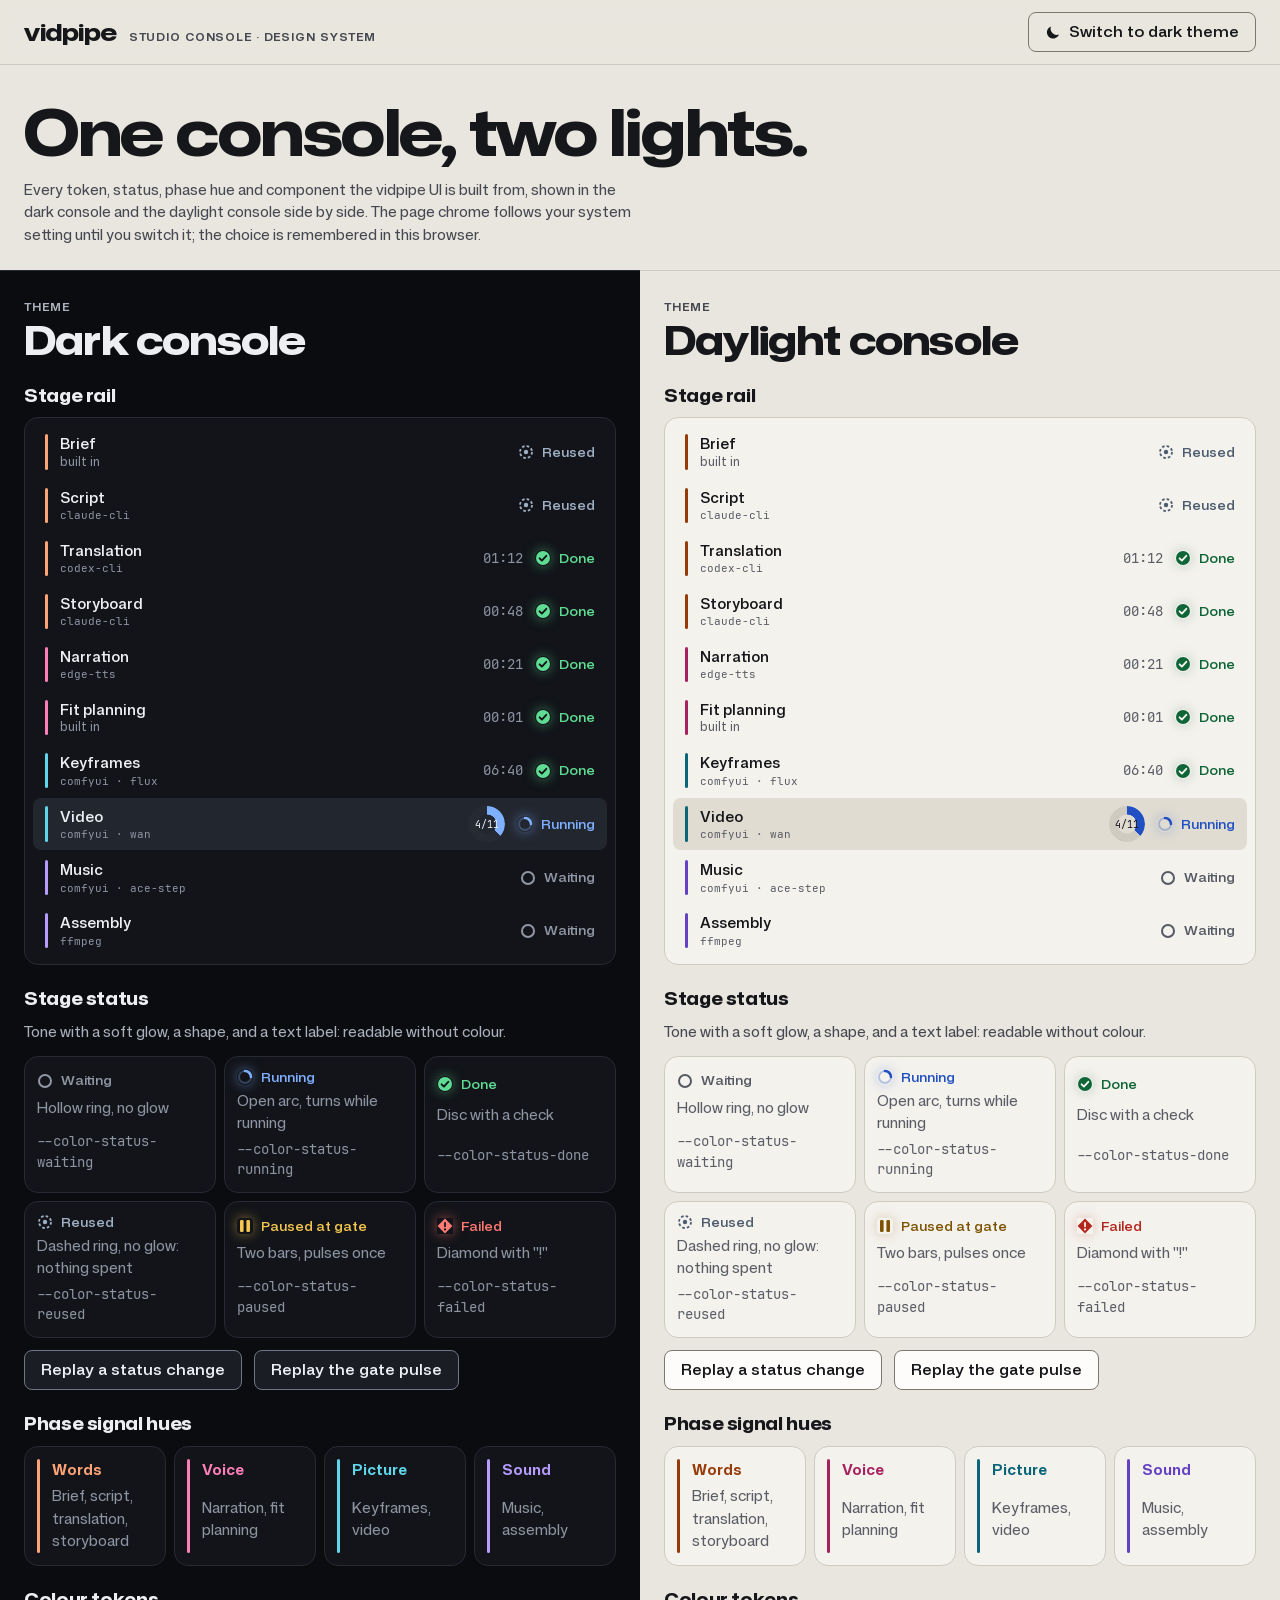
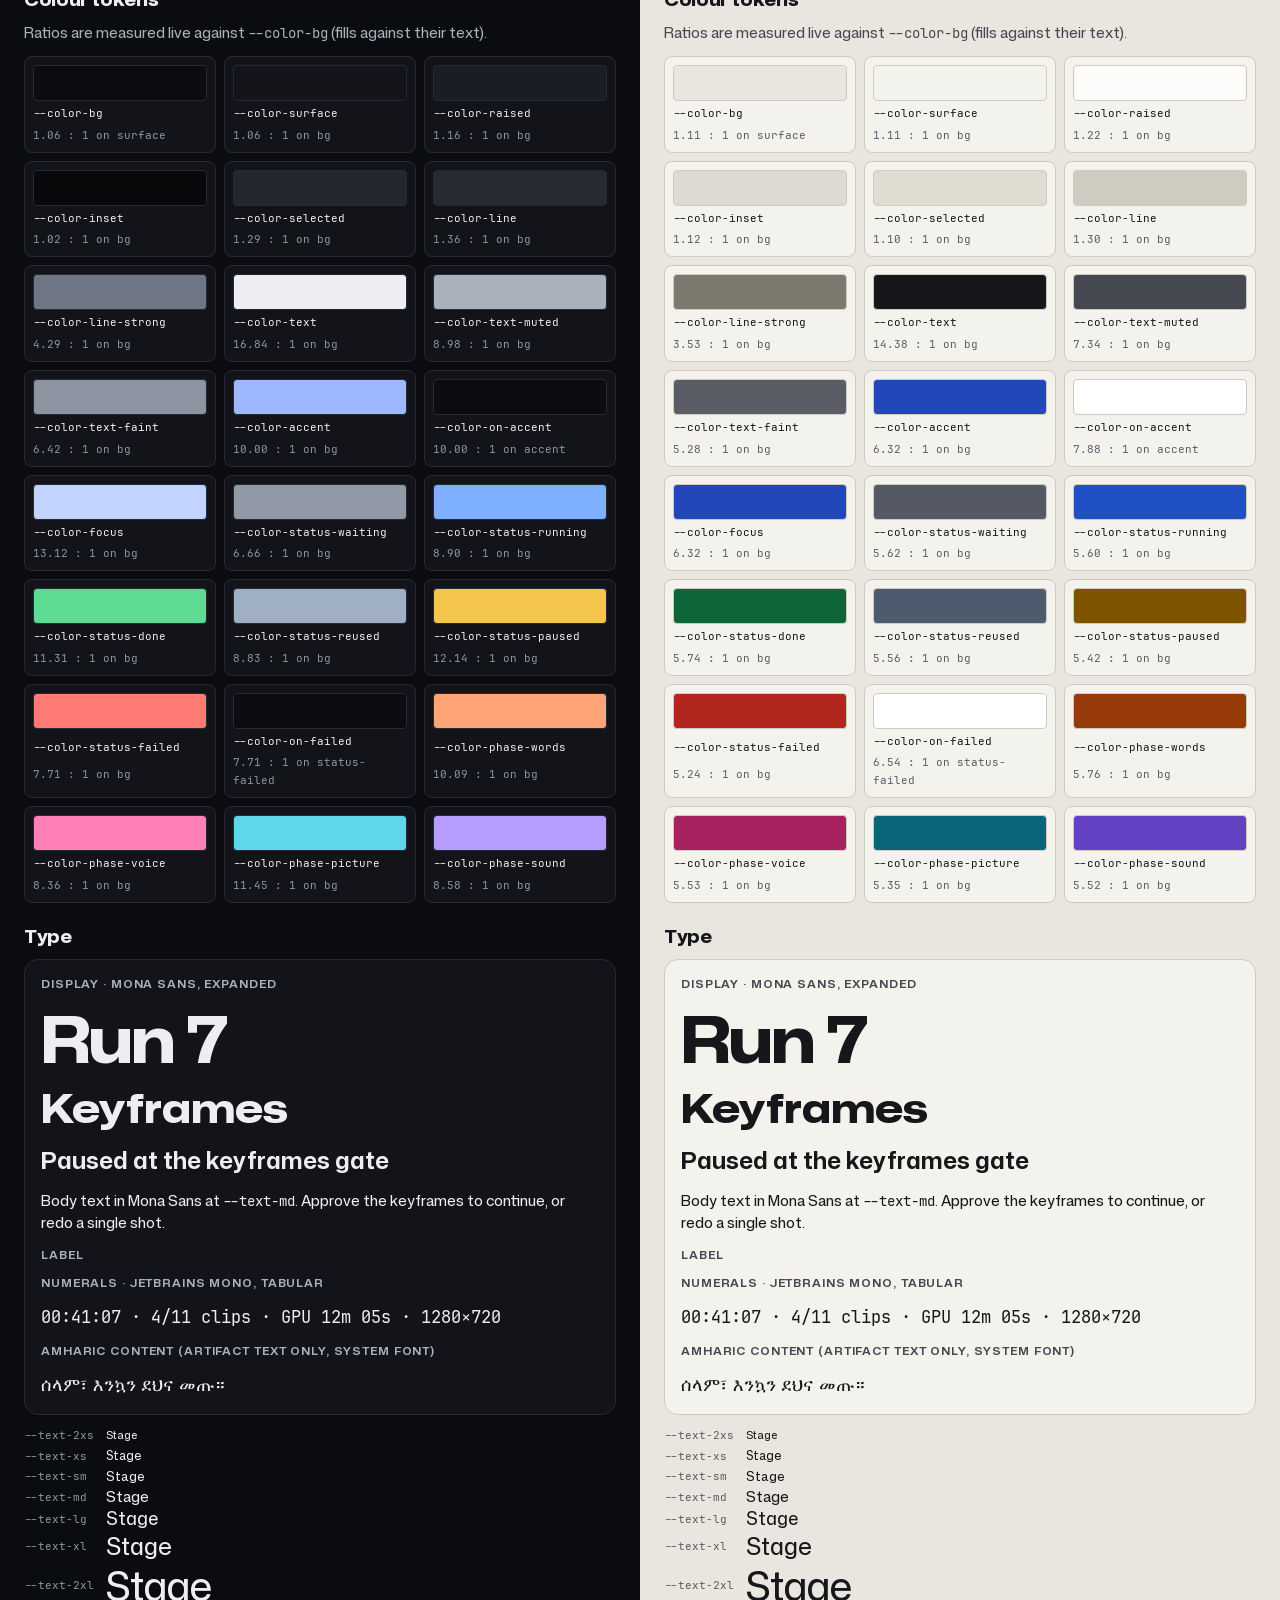
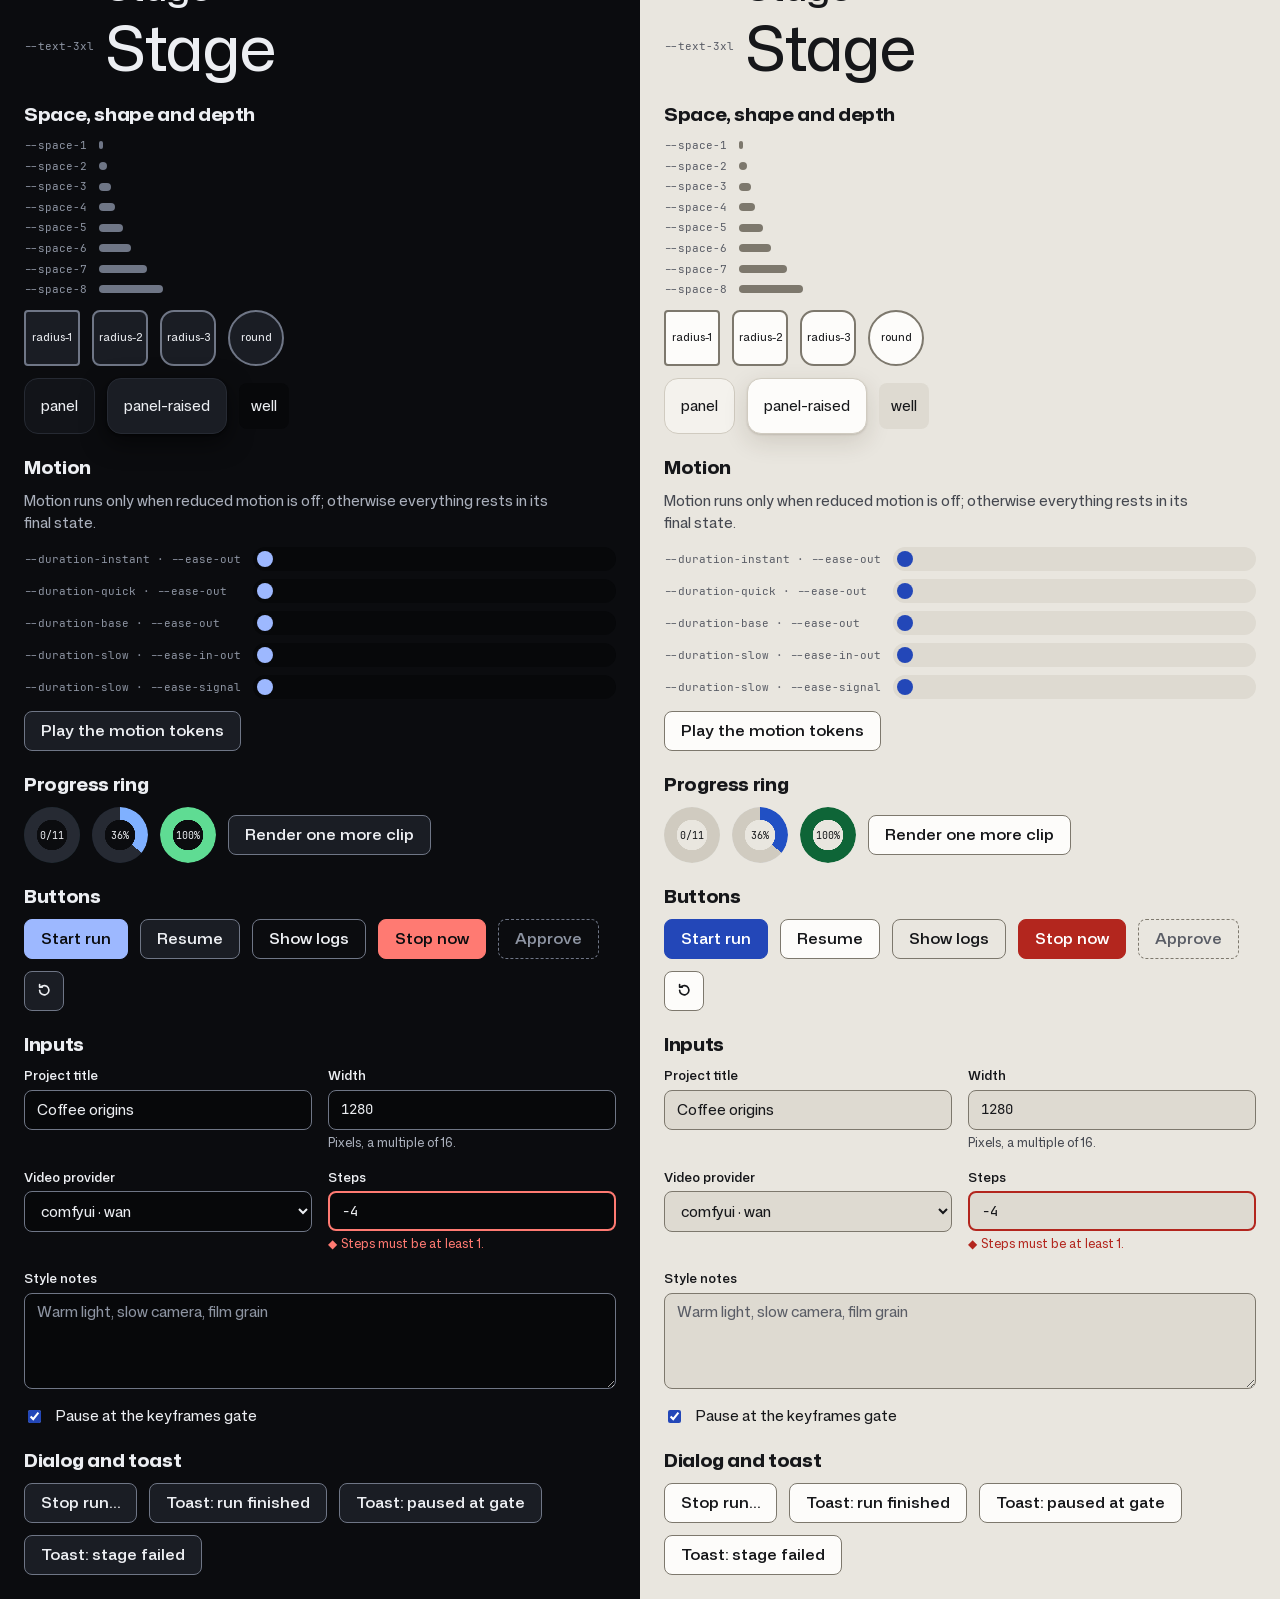
<file: src/vidpipe/ui/static/style.html>
<!doctype html>
<html lang="en">
  <head>
    <meta charset="utf-8" />
    <meta name="viewport" content="width=device-width, initial-scale=1" />
    <meta name="color-scheme" content="light dark" />
    <script>try{const v=localStorage.getItem("vidpipe-color-scheme");if(v==="light"||v==="dark")document.querySelector('meta[name="color-scheme"]').content=v}catch{}</script>
    <link rel="icon" href="data:," />
    <title>vidpipe · Studio console style page</title>
    <link rel="preload" href="fonts/MonaSansVF.woff2" as="font" type="font/woff2" crossorigin />
    <link rel="stylesheet" href="tokens.css" />
    <link rel="stylesheet" href="console.css" />
    <script type="module" src="theme.js"></script>
    <style>
      /* Layout for this page only; the components come from console.css. */
      .masthead {
        position: sticky;
        inset-block-start: 0;
        z-index: var(--layer-sticky);
        display: flex;
        flex-wrap: wrap;
        align-items: center;
        justify-content: space-between;
        gap: var(--space-3);
        padding: var(--space-3) var(--space-5);
        background-color: color-mix(in oklab, var(--color-bg) 88%, transparent);
        backdrop-filter: blur(10px);
        border-block-end: var(--border-width) solid var(--color-line);
      }
      .wordmark {
        display: flex;
        align-items: baseline;
        gap: var(--space-3);
        & strong {
          font-family: var(--font-display);
          font-size: var(--text-xl);
          font-weight: var(--weight-display);
          font-stretch: var(--stretch-display);
          letter-spacing: var(--tracking-display);
        }
      }
      .intro {
        padding: var(--space-6) var(--space-5) var(--space-5);
        display: grid;
        gap: var(--space-3);
        & h1 {
          font-size: var(--text-3xl);
          max-inline-size: 18ch;
        }
      }
      .sheets {
        display: grid;
        grid-template-columns: repeat(auto-fit, minmax(min(100%, 36rem), 1fr));
      }
      .sheet {
        color-scheme: dark;
        background-color: var(--color-bg);
        color: var(--color-text);
        padding: var(--space-5);
        display: grid;
        gap: var(--space-5);
        align-content: start;
        border-block-start: var(--border-width) solid var(--color-line);
        &[data-scheme="light"] {
          color-scheme: light;
        }
        & > header h2 {
          font-size: var(--text-2xl);
        }
      }
      .specimen {
        display: grid;
        gap: var(--space-3);
        & > h3 {
          font-size: var(--text-lg);
          font-stretch: var(--stretch-label);
        }
      }
      .row {
        display: flex;
        flex-wrap: wrap;
        gap: var(--space-3);
        align-items: center;
      }

      /* Rail preview */
      .rail {
        display: grid;
        gap: 2px;
        padding: var(--space-2);
        list-style: none;
        margin: 0;
      }
      .rail li {
        display: grid;
        grid-template-columns: auto 1fr auto;
        gap: var(--space-3);
        align-items: center;
        padding: var(--space-2) var(--space-3);
        border-radius: var(--radius-2);
        &[aria-current="true"] {
          background-color: var(--color-selected);
        }
      }
      .rail .stage-name {
        display: grid;
        line-height: var(--leading-snug);
        & span:first-child {
          font-weight: var(--weight-medium);
        }
        & span:last-child {
          font-size: var(--text-xs);
        }
      }
      .rail .stage-end {
        display: flex;
        align-items: center;
        gap: var(--space-3);
      }
      .rail .ring {
        --ring-size: 2.25rem;
        --ring-thickness: 0.22rem;
      }

      /* Swatches */
      .swatches {
        display: grid;
        grid-template-columns: repeat(auto-fill, minmax(9.5rem, 1fr));
        gap: var(--space-2);
      }
      .swatch {
        display: grid;
        gap: var(--space-1);
        padding: var(--space-2);
        border: var(--border-width) solid var(--color-line);
        border-radius: var(--radius-2);
        background-color: var(--color-surface);
        font-size: var(--text-xs);
        & .chip {
          block-size: 2.25rem;
          border-radius: var(--radius-1);
          border: var(--border-width) solid var(--color-line);
          background-color: var(--swatch);
        }
        & code {
          overflow-wrap: anywhere;
        }
      }
      .status-grid {
        display: grid;
        grid-template-columns: repeat(auto-fill, minmax(12rem, 1fr));
        gap: var(--space-2);
        & .panel {
          display: grid;
          gap: var(--space-1);
          padding: var(--space-3);
        }
      }
      .phases {
        display: grid;
        grid-template-columns: repeat(auto-fill, minmax(8.5rem, 1fr));
        gap: var(--space-2);
        & .panel {
          display: grid;
          grid-template-columns: auto 1fr;
          gap: var(--space-1) var(--space-3);
          padding: var(--space-3);
        }
        & .phase-stripe {
          grid-row: span 2;
        }
      }
      .scale {
        display: grid;
        grid-template-columns: max-content 1fr;
        gap: var(--space-1) var(--space-3);
        align-items: center;
        font-size: var(--text-xs);
        & .bar {
          block-size: 0.5rem;
          border-radius: var(--radius-round);
          background-color: var(--color-line-strong);
        }
      }
      .radii {
        & div {
          inline-size: 3.5rem;
          block-size: 3.5rem;
          border: 2px solid var(--color-line-strong);
          background-color: var(--color-raised);
          display: grid;
          place-items: center;
          font-size: var(--text-2xs);
        }
      }
      .motion-track {
        position: relative;
        block-size: 1.5rem;
        border-radius: var(--radius-round);
        background-color: var(--color-inset);
        & span {
          position: absolute;
          inset-block: 0.25rem;
          inset-inline-start: 0.25rem;
          inline-size: 1rem;
          border-radius: 50%;
          background-color: var(--color-accent);
        }
      }
      @media (prefers-reduced-motion: no-preference) {
        .motion-track[data-playing] span {
          animation: travel var(--travel-duration) var(--travel-ease) 1 forwards;
        }
      }
      @keyframes travel {
        to {
          translate: calc(var(--track-length, 16rem) - 1.5rem) 0;
        }
      }
      .motion-list {
        display: grid;
        grid-template-columns: max-content 1fr;
        gap: var(--space-2) var(--space-3);
        align-items: center;
        font-size: var(--text-xs);
        container-type: inline-size;
        & .motion-track {
          --track-length: 100cqi;
        }
      }
      .form-grid {
        display: grid;
        grid-template-columns: repeat(auto-fill, minmax(14rem, 1fr));
        gap: var(--space-4);
      }
      .sample-am {
        font-size: var(--text-lg);
      }
    </style>
  </head>
  <body>
    <header class="masthead">
      <div class="wordmark">
        <strong>vidpipe</strong>
        <span class="label">Studio console · design system</span>
      </div>
      <button type="button" class="btn btn-quiet theme-toggle" data-theme-toggle>
        <span class="theme-to-light">
          <svg viewBox="0 0 16 16" aria-hidden="true"><circle cx="8" cy="8" r="3.2" fill="currentColor" /><g stroke="currentColor" stroke-width="1.4" stroke-linecap="round"><path d="M8 1v1.6M8 13.4V15M1 8h1.6M13.4 8H15M3 3l1.1 1.1M11.9 11.9 13 13M3 13l1.1-1.1M11.9 4.1 13 3" /></g></svg>
          Switch to light theme
        </span>
        <span class="theme-to-dark">
          <svg viewBox="0 0 16 16" aria-hidden="true"><path d="M13.5 10.2A6 6 0 0 1 5.8 2.5a6 6 0 1 0 7.7 7.7Z" fill="currentColor" /></svg>
          Switch to dark theme
        </span>
      </button>
    </header>

    <main>
      <section class="intro" aria-labelledby="intro-title">
        <h1 id="intro-title">One console, two lights.</h1>
        <p class="muted">
          Every token, status, phase hue and component the vidpipe UI is built from, shown in the
          dark console and the daylight console side by side. The page chrome follows your system
          setting until you switch it; the choice is remembered in this browser.
        </p>
      </section>

      <div class="sheets">
        <section class="sheet" data-scheme="dark" aria-labelledby="sheet-dark">
          <header>
            <span class="label">Theme</span>
            <h2 id="sheet-dark">Dark console</h2>
          </header>
        </section>
        <section class="sheet" data-scheme="light" aria-labelledby="sheet-light">
          <header>
            <span class="label">Theme</span>
            <h2 id="sheet-light">Daylight console</h2>
          </header>
        </section>
      </div>
      <noscript><p class="intro">The specimens are stamped into both themes by a script; enable JavaScript to see them.</p></noscript>
    </main>

    <div class="toast-region" role="region" aria-label="Notifications"></div>
    <p class="visually-hidden">Screen reader announcements</p>
    <div id="toast-live" class="visually-hidden" aria-live="polite"></div>

    <template id="specimen">
      <section class="specimen" aria-labelledby="rail-title">
        <h3 id="rail-title">Stage rail</h3>
        <ol class="rail panel" aria-label="Stages">
          <li data-phase="words" data-status="reused"><span class="phase-stripe"></span><span class="stage-name"><span>Brief</span><span class="faint">built in</span></span><span class="stage-end"><span class="status"><span class="status-mark" aria-hidden="true"></span>Reused</span></span></li>
          <li data-phase="words" data-status="reused"><span class="phase-stripe"></span><span class="stage-name"><span>Script</span><span class="faint numeral">claude-cli</span></span><span class="stage-end"><span class="status"><span class="status-mark" aria-hidden="true"></span>Reused</span></span></li>
          <li data-phase="words" data-status="done"><span class="phase-stripe"></span><span class="stage-name"><span>Translation</span><span class="faint numeral">codex-cli</span></span><span class="stage-end"><span class="numeral faint">01:12</span><span class="status"><span class="status-mark" aria-hidden="true"></span>Done</span></span></li>
          <li data-phase="words" data-status="done"><span class="phase-stripe"></span><span class="stage-name"><span>Storyboard</span><span class="faint numeral">claude-cli</span></span><span class="stage-end"><span class="numeral faint">00:48</span><span class="status"><span class="status-mark" aria-hidden="true"></span>Done</span></span></li>
          <li data-phase="voice" data-status="done"><span class="phase-stripe"></span><span class="stage-name"><span>Narration</span><span class="faint numeral">edge-tts</span></span><span class="stage-end"><span class="numeral faint">00:21</span><span class="status"><span class="status-mark" aria-hidden="true"></span>Done</span></span></li>
          <li data-phase="voice" data-status="done"><span class="phase-stripe"></span><span class="stage-name"><span>Fit planning</span><span class="faint">built in</span></span><span class="stage-end"><span class="numeral faint">00:01</span><span class="status"><span class="status-mark" aria-hidden="true"></span>Done</span></span></li>
          <li data-phase="picture" data-status="done"><span class="phase-stripe"></span><span class="stage-name"><span>Keyframes</span><span class="faint numeral">comfyui · flux</span></span><span class="stage-end"><span class="numeral faint">06:40</span><span class="status"><span class="status-mark" aria-hidden="true"></span>Done</span></span></li>
          <li data-phase="picture" data-status="running" aria-current="true"><span class="phase-stripe"></span><span class="stage-name"><span>Video</span><span class="faint numeral">comfyui · wan</span></span><span class="stage-end"><span class="ring"><progress class="ring-progress" value="4" max="11" aria-label="Video progress" aria-valuetext="4 of 11 clips"></progress><span class="ring-content" aria-hidden="true">4/11</span></span><span class="status"><span class="status-mark" aria-hidden="true"></span>Running</span></span></li>
          <li data-phase="sound" data-status="waiting"><span class="phase-stripe"></span><span class="stage-name"><span>Music</span><span class="faint numeral">comfyui · ace-step</span></span><span class="stage-end"><span class="status"><span class="status-mark" aria-hidden="true"></span>Waiting</span></span></li>
          <li data-phase="sound" data-status="waiting"><span class="phase-stripe"></span><span class="stage-name"><span>Assembly</span><span class="faint numeral">ffmpeg</span></span><span class="stage-end"><span class="status"><span class="status-mark" aria-hidden="true"></span>Waiting</span></span></li>
        </ol>
      </section>

      <section class="specimen" aria-labelledby="status-title">
        <h3 id="status-title">Stage status</h3>
        <p class="muted">Tone with a soft glow, a shape, and a text label: readable without colour.</p>
        <div class="status-grid">
          <div class="panel" data-status="waiting"><span class="status"><span class="status-mark" aria-hidden="true"></span>Waiting</span><span class="faint">Hollow ring, no glow</span><code class="faint">--color-status-waiting</code></div>
          <div class="panel" data-status="running"><span class="status"><span class="status-mark" aria-hidden="true"></span>Running</span><span class="faint">Open arc, turns while running</span><code class="faint">--color-status-running</code></div>
          <div class="panel" data-status="done"><span class="status"><span class="status-mark" aria-hidden="true"></span>Done</span><span class="faint">Disc with a check</span><code class="faint">--color-status-done</code></div>
          <div class="panel" data-status="reused"><span class="status"><span class="status-mark" aria-hidden="true"></span>Reused</span><span class="faint">Dashed ring, no glow: nothing spent</span><code class="faint">--color-status-reused</code></div>
          <div class="panel" data-status="paused" data-gate-pulse><span class="status"><span class="status-mark" aria-hidden="true"></span>Paused at gate</span><span class="faint">Two bars, pulses once</span><code class="faint">--color-status-paused</code></div>
          <div class="panel" data-status="failed"><span class="status"><span class="status-mark" aria-hidden="true"></span>Failed</span><span class="faint">Diamond with "!"</span><code class="faint">--color-status-failed</code></div>
        </div>
        <div class="row">
          <button type="button" class="btn" data-demo="land">Replay a status change</button>
          <button type="button" class="btn" data-demo="pulse">Replay the gate pulse</button>
        </div>
      </section>

      <section class="specimen" aria-labelledby="phase-title">
        <h3 id="phase-title">Phase signal hues</h3>
        <div class="phases">
          <div class="panel" data-phase="words"><span class="phase-stripe"></span><strong class="phase-label">Words</strong><span class="faint">Brief, script, translation, storyboard</span></div>
          <div class="panel" data-phase="voice"><span class="phase-stripe"></span><strong class="phase-label">Voice</strong><span class="faint">Narration, fit planning</span></div>
          <div class="panel" data-phase="picture"><span class="phase-stripe"></span><strong class="phase-label">Picture</strong><span class="faint">Keyframes, video</span></div>
          <div class="panel" data-phase="sound"><span class="phase-stripe"></span><strong class="phase-label">Sound</strong><span class="faint">Music, assembly</span></div>
        </div>
      </section>

      <section class="specimen" aria-labelledby="color-title">
        <h3 id="color-title">Colour tokens</h3>
        <p class="muted">Ratios are measured live against <code>--color-bg</code> (fills against their text).</p>
        <div class="swatches" data-swatches></div>
      </section>

      <section class="specimen" aria-labelledby="type-title">
        <h3 id="type-title">Type</h3>
        <div class="panel" style="display: grid; gap: var(--space-3)">
          <span class="label">Display · Mona Sans, expanded</span>
          <p style="font-family: var(--font-display); font-size: var(--text-3xl); font-weight: var(--weight-display); font-stretch: var(--stretch-display); letter-spacing: var(--tracking-display); line-height: var(--leading-tight)">Run 7</p>
          <p style="font-family: var(--font-display); font-size: var(--text-2xl); font-weight: var(--weight-display); font-stretch: var(--stretch-display); line-height: var(--leading-tight)">Keyframes</p>
          <p style="font-size: var(--text-xl); font-weight: var(--weight-strong)">Paused at the keyframes gate</p>
          <p>Body text in Mona Sans at <code>--text-md</code>. Approve the keyframes to continue, or redo a single shot.</p>
          <span class="label">Label</span>
          <span class="label">Numerals · JetBrains Mono, tabular</span>
          <p class="numeral" style="font-size: var(--text-lg)">00:41:07 · 4/11 clips · GPU 12m 05s · 1280×720</p>
          <span class="label">Amharic content (artifact text only, system font)</span>
          <p class="sample-am" lang="am">ሰላም፣ እንኳን ደህና መጡ።</p>
        </div>
        <div class="scale" data-type-scale></div>
      </section>

      <section class="specimen" aria-labelledby="space-title">
        <h3 id="space-title">Space, shape and depth</h3>
        <div class="scale" data-space-scale></div>
        <div class="row radii">
          <div style="border-radius: var(--radius-1)">radius-1</div>
          <div style="border-radius: var(--radius-2)">radius-2</div>
          <div style="border-radius: var(--radius-3)">radius-3</div>
          <div style="border-radius: var(--radius-round)">round</div>
        </div>
        <div class="row">
          <div class="panel">panel</div>
          <div class="panel panel-raised">panel-raised</div>
          <div class="well">well</div>
        </div>
      </section>

      <section class="specimen" aria-labelledby="motion-title">
        <h3 id="motion-title">Motion</h3>
        <p class="muted">Motion runs only when reduced motion is off; otherwise everything rests in its final state.</p>
        <div class="motion-list" data-motion></div>
        <div class="row"><button type="button" class="btn" data-demo="travel">Play the motion tokens</button></div>
      </section>

      <section class="specimen" aria-labelledby="ring-title">
        <h3 id="ring-title">Progress ring</h3>
        <div class="row">
          <span class="ring" data-phase="picture"><progress class="ring-progress" value="0" max="11" aria-label="Clips rendered" aria-valuetext="0 of 11 clips" data-demo-ring></progress><span class="ring-content" aria-hidden="true">0/11</span></span>
          <span class="ring" data-status="running"><progress class="ring-progress" value="36" max="100" aria-label="Stage progress" aria-valuetext="36%"></progress><span class="ring-content" aria-hidden="true">36%</span></span>
          <span class="ring" data-status="done"><progress class="ring-progress" value="100" max="100" aria-label="Finished" aria-valuetext="100%"></progress><span class="ring-content" aria-hidden="true">100%</span></span>
          <button type="button" class="btn" data-demo="ring">Render one more clip</button>
        </div>
      </section>

      <section class="specimen" aria-labelledby="button-title">
        <h3 id="button-title">Buttons</h3>
        <div class="row">
          <button type="button" class="btn btn-primary">Start run</button>
          <button type="button" class="btn">Resume</button>
          <button type="button" class="btn btn-quiet">Show logs</button>
          <button type="button" class="btn btn-danger">Stop now</button>
          <button type="button" class="btn" disabled>Approve</button>
          <button type="button" class="btn btn-icon" aria-label="Redo shot"><svg viewBox="0 0 16 16" aria-hidden="true"><path d="M3.5 8a4.5 4.5 0 1 0 1.3-3.2M3.5 2.5v2.6h2.6" fill="none" stroke="currentColor" stroke-width="1.6" stroke-linecap="round" stroke-linejoin="round" /></svg></button>
        </div>
      </section>

      <section class="specimen" aria-labelledby="input-title">
        <h3 id="input-title">Inputs</h3>
        <div class="form-grid">
          <div class="field">
            <label for="f-title">Project title</label>
            <input id="f-title" class="input" type="text" value="Coffee origins" />
          </div>
          <div class="field">
            <label for="f-width">Width</label>
            <input id="f-width" class="input input-numeral" type="number" value="1280" min="256" step="16" aria-describedby="f-width-hint" />
            <span id="f-width-hint" class="field-hint">Pixels, a multiple of 16.</span>
          </div>
          <div class="field">
            <label for="f-provider">Video provider</label>
            <select id="f-provider" class="select">
              <option>comfyui · wan</option>
              <option>comfyui · ltx</option>
              <option>fake</option>
            </select>
          </div>
          <div class="field">
            <label for="f-steps">Steps</label>
            <input id="f-steps" class="input input-numeral" type="number" value="-4" aria-invalid="true" aria-describedby="f-steps-error" />
            <span id="f-steps-error" class="field-error">Steps must be at least 1.</span>
          </div>
          <div class="field" style="grid-column: 1 / -1">
            <label for="f-notes">Style notes</label>
            <textarea id="f-notes" class="textarea" placeholder="Warm light, slow camera, film grain"></textarea>
          </div>
          <label class="row"><input type="checkbox" checked /> Pause at the keyframes gate</label>
        </div>
      </section>

      <section class="specimen" aria-labelledby="overlay-title">
        <h3 id="overlay-title">Dialog and toast</h3>
        <div class="row">
          <button type="button" class="btn" command="show-modal" commandfor="stop-dialog" data-toast-return>Stop run…</button>
          <button type="button" class="btn" data-toast="done">Toast: run finished</button>
          <button type="button" class="btn" data-toast="paused">Toast: paused at gate</button>
          <button type="button" class="btn" data-toast="failed">Toast: stage failed</button>
        </div>
        <dialog id="stop-dialog" class="dialog" aria-labelledby="stop-title" aria-describedby="stop-body" closedby="any">
          <h1 id="stop-title">Stop this run?</h1>
          <p id="stop-body" class="muted">The clip in progress finishes first, so no finished work is lost. Stop now discards that one clip.</p>
          <form method="dialog" class="dialog-actions">
            <button class="btn btn-danger" value="stop-now">Stop now</button>
            <button class="btn" value="stop">Stop after this clip</button>
            <button class="btn btn-primary" value="keep" autofocus>Keep running</button>
          </form>
        </dialog>
      </section>
    </template>

    <script type="module">
      import { showToast, setRing, watchRings } from "./console.js";

      // Stamp the specimen into both theme sheets, keeping ids unique per sheet.
      const template = document.getElementById("specimen");
      const refs = ["for", "aria-labelledby", "aria-describedby", "commandfor"];
      for (const sheet of document.querySelectorAll(".sheet")) {
        const suffix = `-${sheet.dataset.scheme}`;
        const copy = template.content.cloneNode(true);
        for (const el of copy.querySelectorAll("[id]")) el.id += suffix;
        for (const attr of refs) {
          for (const el of copy.querySelectorAll(`[${attr}]`)) {
            el.setAttribute(attr, el.getAttribute(attr).split(" ").map((id) => id + suffix).join(" "));
          }
        }
        sheet.append(copy);
      }
      watchRings();

      // Colour swatches with live contrast.
      const tokens = [
        ["bg", "surface"], ["surface"], ["raised"], ["inset"], ["selected"],
        ["line"], ["line-strong"], ["text"], ["text-muted"], ["text-faint"],
        ["accent"], ["on-accent", "accent"], ["focus"],
        ["status-waiting"], ["status-running"], ["status-done"], ["status-reused"],
        ["status-paused"], ["status-failed"], ["on-failed", "status-failed"],
        ["phase-words"], ["phase-voice"], ["phase-picture"], ["phase-sound"],
      ];
      const probe = document.createElement("canvas").getContext("2d", { willReadFrequently: true });
      const rgb = (css) => {
        probe.clearRect(0, 0, 1, 1);
        probe.fillStyle = css;
        probe.fillRect(0, 0, 1, 1);
        return [...probe.getImageData(0, 0, 1, 1).data].slice(0, 3);
      };
      const lum = (c) => {
        const [r, g, b] = c.map((v) => (v /= 255) <= 0.04045 ? v / 12.92 : ((v + 0.055) / 1.055) ** 2.4);
        return 0.2126 * r + 0.7152 * g + 0.0722 * b;
      };
      const ratio = (a, b) => {
        const [hi, lo] = [lum(a), lum(b)].sort((x, y) => y - x);
        return (hi + 0.05) / (lo + 0.05);
      };
      for (const box of document.querySelectorAll("[data-swatches]")) {
        for (const [name, against = "bg"] of tokens) {
          const swatch = document.createElement("div");
          swatch.className = "swatch";
          swatch.style.setProperty("--swatch", `var(--color-${name})`);
          swatch.innerHTML = `<span class="chip"></span><code></code><span class="numeral faint"></span>`;
          swatch.querySelector("code").textContent = `--color-${name}`;
          box.append(swatch);
          const chip = swatch.querySelector(".chip");
          const colour = rgb(getComputedStyle(chip).backgroundColor);
          chip.style.backgroundColor = `var(--color-${against})`;
          const base = rgb(getComputedStyle(chip).backgroundColor);
          chip.style.backgroundColor = "";
          swatch.querySelector(".numeral").textContent = `${ratio(colour, base).toFixed(2)} : 1 on ${against}`;
        }
      }

      // Type, space and motion scales.
      for (const box of document.querySelectorAll("[data-type-scale]")) {
        for (const step of ["2xs", "xs", "sm", "md", "lg", "xl", "2xl", "3xl"]) {
          box.insertAdjacentHTML("beforeend", `<code class="faint">--text-${step}</code><span style="font-size: var(--text-${step}); line-height: var(--leading-tight)">Stage</span>`);
        }
      }
      for (const box of document.querySelectorAll("[data-space-scale]")) {
        for (let i = 1; i <= 8; i++) {
          box.insertAdjacentHTML("beforeend", `<code class="faint">--space-${i}</code><span class="bar" style="inline-size: var(--space-${i})"></span>`);
        }
      }
      const motion = [
        ["--duration-instant", "--ease-out"], ["--duration-quick", "--ease-out"],
        ["--duration-base", "--ease-out"], ["--duration-slow", "--ease-in-out"],
        ["--duration-slow", "--ease-signal"],
      ];
      for (const box of document.querySelectorAll("[data-motion]")) {
        for (const [duration, ease] of motion) {
          box.insertAdjacentHTML("beforeend", `<code class="faint">${duration} · ${ease}</code><span class="motion-track" style="--travel-duration: var(${duration}); --travel-ease: var(${ease})"><span></span></span>`);
        }
      }

      // Demos.
      const notes = {
        done: { title: "Run finished", body: "final.mp4 is ready (1:04, English and Amharic)." },
        paused: { title: "Paused at the keyframes gate", body: "Review 11 keyframes, then approve or reject." },
        failed: { title: "Video failed", body: "ComfyUI ran out of GPU memory on clip 5." },
      };
      document.addEventListener("click", (event) => {
        const button = event.target instanceof Element ? event.target.closest("button") : null;
        if (!button) return;
        const sheet = button.closest(".sheet");
        if (button.dataset.toast) showToast({ ...notes[button.dataset.toast], status: button.dataset.toast });
        const demo = button.dataset.demo;
        if (demo === "ring") {
          const ring = sheet.querySelector("[data-demo-ring]");
          const next = (Number(ring.value) + 1) % (ring.max + 1);
          setRing(ring, next, `${next}/${ring.max}`);
          ring.setAttribute("aria-valuetext", `${next} of ${ring.max} clips`);
        }
        if (demo === "travel") {
          for (const track of sheet.querySelectorAll(".motion-track")) {
            track.removeAttribute("data-playing");
            void track.offsetWidth;
            track.setAttribute("data-playing", "");
          }
        }
        if (demo === "land" || demo === "pulse") {
          const selector = demo === "land" ? ".status-grid .panel" : '.status-grid [data-status="paused"]';
          for (const panel of sheet.querySelectorAll(selector)) {
            const fresh = panel.cloneNode(true);
            if (demo === "land") fresh.setAttribute("data-changed", "");
            panel.replaceWith(fresh);
          }
        }
      });
    </script>
  </body>
</html>
</file>
<file: src/vidpipe/ui/static/tokens.css>
/*
 * vidpipe studio console: design tokens.
 *
 * Every later UI ticket styles with these custom properties and nothing else. Colours come in
 * pairs: a raw value per theme (--color-<name>-dark / --color-<name>-light, plain hex so the
 * contrast test can read them) and one semantic token (--color-<name>) that picks between them
 * with light-dark(), so it follows the color-scheme of whatever element uses it. Use only the
 * semantic tokens in components.
 *
 * The dark theme is a graphite grading suite; the light theme is a daylight bench (warm
 * aluminium and paper), tuned separately rather than inverted. Phase hues and status colours are
 * signal lights; generated media should stay the most colourful thing on screen, so hues are
 * used for marks, rules and labels, never for large fills.
 *
 * Contrast (checked by tests/test_ui_design_system.py): every text, accent, status and phase
 * colour is >= 4.5:1 on every background (bg, surface, raised, inset, selected) in both themes;
 * line-strong and focus are >= 3:1 on them; on-accent and on-failed are >= 4.5:1 on their fill.
 * --color-line is decorative only (dividers inside a component that already has a boundary).
 */

@font-face {
  font-family: "Mona Sans";
  src: url("fonts/MonaSansVF.woff2") format("woff2");
  font-weight: 200 900;
  font-stretch: 75% 125%;
  font-style: normal;
  font-display: swap;
}

@font-face {
  font-family: "JetBrains Mono";
  src: url("fonts/JetBrainsMono-Regular.woff2") format("woff2");
  font-weight: 400;
  font-style: normal;
  font-display: swap;
}

@font-face {
  font-family: "JetBrains Mono";
  src: url("fonts/JetBrainsMono-SemiBold.woff2") format("woff2");
  font-weight: 600;
  font-style: normal;
  font-display: swap;
}

:root {
  /* ---- Surfaces: canvas, panels, raised controls, wells, the selected rail row ---- */
  --color-bg-dark: #0b0c0f;
  --color-bg-light: #e9e6df;
  --color-surface-dark: #121419;
  --color-surface-light: #f4f2ed;
  --color-raised-dark: #1a1d24;
  --color-raised-light: #fdfcfa;
  --color-inset-dark: #07080a;
  --color-inset-light: #dedad1;
  --color-selected-dark: #22262f;
  --color-selected-light: #e0dcd2;

  /* ---- Lines: decorative divider, and component boundary (>= 3:1) ---- */
  --color-line-dark: #262a33;
  --color-line-light: #d0cbc0;
  --color-line-strong-dark: #6f7686;
  --color-line-strong-light: #7d786d;

  /* ---- Text ---- */
  --color-text-dark: #eceef2;
  --color-text-light: #16171a;
  --color-text-muted-dark: #aab0bc;
  --color-text-muted-light: #454850;
  --color-text-faint-dark: #8d94a2;
  --color-text-faint-light: #5a5d66;

  /* ---- Accent (primary action, links, selection) and focus ring ---- */
  --color-accent-dark: #9db8ff;
  --color-accent-light: #2347b8;
  --color-on-accent-dark: #0b0c0f;
  --color-on-accent-light: #ffffff;
  --color-focus-dark: #c3d3ff;
  --color-focus-light: #2347b8;

  /* ---- Stage status (always paired with a label and a shape) ---- */
  --color-status-waiting-dark: #9097a5;
  --color-status-waiting-light: #555963;
  --color-status-running-dark: #7fb0ff;
  --color-status-running-light: #2150c4;
  --color-status-done-dark: #5fdc93;
  --color-status-done-light: #0e6537;
  --color-status-reused-dark: #9fb0c4;
  --color-status-reused-light: #4c5b6e;
  --color-status-paused-dark: #f4c64e;
  --color-status-paused-light: #7d5300;
  --color-status-failed-dark: #ff7a72;
  --color-status-failed-light: #b3261e;
  --color-on-failed-dark: #0b0c0f;
  --color-on-failed-light: #ffffff;

  /* ---- Phase signal hues: words (brief, script, storyboard, translation), voice (narration),
          picture (keyframes, video), sound (music, assembly mix) ---- */
  --color-phase-words-dark: #ffa477;
  --color-phase-words-light: #963b08;
  --color-phase-voice-dark: #ff7fb8;
  --color-phase-voice-light: #a8215f;
  --color-phase-picture-dark: #5fd6ea;
  --color-phase-picture-light: #0a6579;
  --color-phase-sound-dark: #b79cff;
  --color-phase-sound-light: #6440c2;

  /* ---- Semantic colour tokens: use these ---- */
  --color-bg: light-dark(var(--color-bg-light), var(--color-bg-dark));
  --color-surface: light-dark(var(--color-surface-light), var(--color-surface-dark));
  --color-raised: light-dark(var(--color-raised-light), var(--color-raised-dark));
  --color-inset: light-dark(var(--color-inset-light), var(--color-inset-dark));
  --color-selected: light-dark(var(--color-selected-light), var(--color-selected-dark));
  --color-line: light-dark(var(--color-line-light), var(--color-line-dark));
  --color-line-strong: light-dark(var(--color-line-strong-light), var(--color-line-strong-dark));
  --color-text: light-dark(var(--color-text-light), var(--color-text-dark));
  --color-text-muted: light-dark(var(--color-text-muted-light), var(--color-text-muted-dark));
  --color-text-faint: light-dark(var(--color-text-faint-light), var(--color-text-faint-dark));
  --color-accent: light-dark(var(--color-accent-light), var(--color-accent-dark));
  --color-on-accent: light-dark(var(--color-on-accent-light), var(--color-on-accent-dark));
  --color-focus: light-dark(var(--color-focus-light), var(--color-focus-dark));
  --color-status-waiting: light-dark(var(--color-status-waiting-light), var(--color-status-waiting-dark));
  --color-status-running: light-dark(var(--color-status-running-light), var(--color-status-running-dark));
  --color-status-done: light-dark(var(--color-status-done-light), var(--color-status-done-dark));
  --color-status-reused: light-dark(var(--color-status-reused-light), var(--color-status-reused-dark));
  --color-status-paused: light-dark(var(--color-status-paused-light), var(--color-status-paused-dark));
  --color-status-failed: light-dark(var(--color-status-failed-light), var(--color-status-failed-dark));
  --color-on-failed: light-dark(var(--color-on-failed-light), var(--color-on-failed-dark));
  --color-phase-words: light-dark(var(--color-phase-words-light), var(--color-phase-words-dark));
  --color-phase-voice: light-dark(var(--color-phase-voice-light), var(--color-phase-voice-dark));
  --color-phase-picture: light-dark(var(--color-phase-picture-light), var(--color-phase-picture-dark));
  --color-phase-sound: light-dark(var(--color-phase-sound-light), var(--color-phase-sound-dark));

  /* Glow and shadow colours. A glow is decorative: it sits around a shape, never under text,
     and forced colors removes it. console.css builds it from a tone in .status-mark: the dark
     console glows (50% of the tone), the daylight bench barely does (25%). */
  --color-shadow: light-dark(rgb(60 45 20 / 0.14), rgb(0 0 0 / 0.55));
  --shadow-raised: 0 1px 2px var(--color-shadow), 0 8px 24px var(--color-shadow);
  --glow-radius: 0.75rem;

  /* ---- Type ---- */
  --font-display: "Mona Sans", "Segoe UI Variable Display", "Segoe UI", system-ui, sans-serif;
  --font-ui: "Mona Sans", "Segoe UI Variable Text", "Segoe UI", system-ui, sans-serif;
  --font-mono: "JetBrains Mono", ui-monospace, "Cascadia Mono", Consolas, monospace;
  /* Amharic is artifact content only and uses the system font (no Ethiopic font is bundled). */
  --font-content-am: "Nyala", "Noto Sans Ethiopic", "Abyssinica SIL", system-ui, sans-serif;

  --text-2xs: 0.6875rem; /* 11px: micro labels, all-caps eyebrow */
  --text-xs: 0.75rem;
  --text-sm: 0.8125rem;
  --text-md: 0.9375rem; /* body */
  --text-lg: 1.125rem;
  --text-xl: 1.5rem;
  --text-2xl: clamp(1.75rem, 1.25rem + 1.6vw, 2.5rem);
  --text-3xl: clamp(2.25rem, 1.4rem + 3.2vw, 4rem);

  --weight-regular: 420;
  --weight-medium: 540;
  --weight-strong: 680;
  --weight-display: 780;
  /* Mona Sans width axis: expanded for display, slightly condensed for dense labels. */
  --stretch-display: 125%;
  --stretch-label: 112%;
  --stretch-dense: 92%;

  --leading-tight: 1.1;
  --leading-snug: 1.3;
  --leading-body: 1.5;
  --tracking-label: 0.08em;
  --tracking-display: -0.02em;

  /* ---- Space (4px grid) ---- */
  --space-0: 0;
  --space-1: 0.25rem;
  --space-2: 0.5rem;
  --space-3: 0.75rem;
  --space-4: 1rem;
  --space-5: 1.5rem;
  --space-6: 2rem;
  --space-7: 3rem;
  --space-8: 4rem;

  /* ---- Shape ---- */
  --radius-1: 0.25rem;
  --radius-2: 0.5rem;
  --radius-3: 0.875rem;
  --radius-round: 999px;
  --border-width: 1px;
  --focus-width: 2px;
  --focus-offset: 2px;
  --control-height: 2.5rem; /* minimum block size, never a fixed height */

  /* ---- Motion: only meaningful motion; components opt in under
          prefers-reduced-motion: no-preference and keep their final state without it ---- */
  --duration-instant: 90ms;
  --duration-quick: 160ms;
  --duration-base: 240ms;
  --duration-slow: 420ms;
  --duration-pulse: 1200ms;
  --duration-spin: 1600ms;
  --ease-out: cubic-bezier(0.2, 0.8, 0.2, 1);
  --ease-in: cubic-bezier(0.5, 0, 0.75, 0);
  --ease-in-out: cubic-bezier(0.65, 0, 0.35, 1);
  --ease-signal: cubic-bezier(0.3, 1.4, 0.5, 1); /* slight overshoot for a status landing */

  /* ---- Layers (only for things not in the top layer) ---- */
  --layer-raised: 1;
  --layer-sticky: 10;

  /* ---- Theme: follow the system; theme.js pins it via <meta name="color-scheme"> ---- */
  color-scheme: light dark;

  &:has(> head > meta[name="color-scheme"][content="dark"]) {
    color-scheme: dark;
  }
  &:has(> head > meta[name="color-scheme"][content="light"]) {
    color-scheme: light;
  }
}

/* Browsers without light-dark() (newly available) still get the right theme for the system
   setting; only the in-page override is lost. Keep this list in step with the tokens above. */
@supports not (color: light-dark(white, black)) {
  :root {
    --color-bg: var(--color-bg-light);
    --color-surface: var(--color-surface-light);
    --color-raised: var(--color-raised-light);
    --color-inset: var(--color-inset-light);
    --color-selected: var(--color-selected-light);
    --color-line: var(--color-line-light);
    --color-line-strong: var(--color-line-strong-light);
    --color-text: var(--color-text-light);
    --color-text-muted: var(--color-text-muted-light);
    --color-text-faint: var(--color-text-faint-light);
    --color-accent: var(--color-accent-light);
    --color-on-accent: var(--color-on-accent-light);
    --color-focus: var(--color-focus-light);
    --color-status-waiting: var(--color-status-waiting-light);
    --color-status-running: var(--color-status-running-light);
    --color-status-done: var(--color-status-done-light);
    --color-status-reused: var(--color-status-reused-light);
    --color-status-paused: var(--color-status-paused-light);
    --color-status-failed: var(--color-status-failed-light);
    --color-on-failed: var(--color-on-failed-light);
    --color-phase-words: var(--color-phase-words-light);
    --color-phase-voice: var(--color-phase-voice-light);
    --color-phase-picture: var(--color-phase-picture-light);
    --color-phase-sound: var(--color-phase-sound-light);
    --color-shadow: rgb(60 45 20 / 0.14);

    @media (prefers-color-scheme: dark) {
      --color-bg: var(--color-bg-dark);
      --color-surface: var(--color-surface-dark);
      --color-raised: var(--color-raised-dark);
      --color-inset: var(--color-inset-dark);
      --color-selected: var(--color-selected-dark);
      --color-line: var(--color-line-dark);
      --color-line-strong: var(--color-line-strong-dark);
      --color-text: var(--color-text-dark);
      --color-text-muted: var(--color-text-muted-dark);
      --color-text-faint: var(--color-text-faint-dark);
      --color-accent: var(--color-accent-dark);
      --color-on-accent: var(--color-on-accent-dark);
      --color-focus: var(--color-focus-dark);
      --color-status-waiting: var(--color-status-waiting-dark);
      --color-status-running: var(--color-status-running-dark);
      --color-status-done: var(--color-status-done-dark);
      --color-status-reused: var(--color-status-reused-dark);
      --color-status-paused: var(--color-status-paused-dark);
      --color-status-failed: var(--color-status-failed-dark);
      --color-on-failed: var(--color-on-failed-dark);
      --color-phase-words: var(--color-phase-words-dark);
      --color-phase-voice: var(--color-phase-voice-dark);
      --color-phase-picture: var(--color-phase-picture-dark);
      --color-phase-sound: var(--color-phase-sound-dark);
      --color-shadow: rgb(0 0 0 / 0.55);
    }
  }
}
</file>
<file: src/vidpipe/ui/static/console.css>
/*
 * vidpipe studio console: base elements and shared components.
 * Load after tokens.css. Components use only tokens from tokens.css.
 *
 * Motion rule: anything that moves (spin, pulse, scale, slide) is declared only inside
 * @media (prefers-reduced-motion: no-preference); without it every component rests in its final
 * state. Colour and opacity fades stay, since they are not motion.
 *
 * Status rule: a stage status is always three things at once: a tone (colour, with a soft glow),
 * a shape (.status-mark) and a text label. Never show the tone alone.
 */

/* ---------- Base ---------- */

:root {
  background-color: var(--color-bg);
  color: var(--color-text);
  accent-color: var(--color-accent);
  scrollbar-color: var(--color-line-strong) var(--color-bg);
  font-family: var(--font-ui);
  font-size: 100%;
  font-weight: var(--weight-regular);
  font-size-adjust: from-font;
  line-height: var(--leading-body);
  -webkit-text-size-adjust: none;
  text-size-adjust: none;
}

*,
*::before,
*::after {
  box-sizing: border-box;
}

body {
  margin: 0;
  font-size: var(--text-md);
  background-color: var(--color-bg);
  color: var(--color-text);
}

h1,
h2,
h3,
h4 {
  margin: 0;
  font-family: var(--font-display);
  font-weight: var(--weight-display);
  font-stretch: var(--stretch-display);
  letter-spacing: var(--tracking-display);
  line-height: var(--leading-tight);
  text-wrap: balance;
}

p {
  margin: 0;
  max-inline-size: 68ch;
  text-wrap: pretty;
}

a {
  color: var(--color-accent);
  text-underline-offset: 0.2em;
}

code,
kbd,
samp,
pre {
  font-family: var(--font-mono);
  font-size: 0.92em;
  font-size-adjust: ch-width from-font;
}

::selection {
  background-color: var(--color-accent);
  color: var(--color-on-accent);
}

:focus-visible {
  outline: var(--focus-width) solid var(--color-focus);
  outline-offset: var(--focus-offset);
}

/* Content in Amharic: artifact text only, in the system's Ethiopic font. */
:lang(am) {
  font-family: var(--font-content-am);
  font-size-adjust: none;
}

.visually-hidden {
  position: absolute;
  inline-size: 1px;
  block-size: 1px;
  margin: -1px;
  padding: 0;
  overflow: hidden;
  clip-path: inset(50%);
  white-space: nowrap;
  border: 0;
}

/* ---------- Type roles ---------- */

/* Small all-caps instrument label ("STAGE", "GPU TIME"). Not for emphasis in running text. */
.label {
  font-family: var(--font-ui);
  font-size: var(--text-2xs);
  font-weight: var(--weight-strong);
  font-stretch: var(--stretch-label);
  letter-spacing: var(--tracking-label);
  text-transform: uppercase;
  color: var(--color-text-muted);
}

/* Timings, counts, sizes: monospace with fixed-width digits so live values don't jitter. */
.numeral {
  font-family: var(--font-mono);
  font-variant-numeric: tabular-nums slashed-zero;
  font-feature-settings: "zero" 1;
  letter-spacing: 0;
}

.muted {
  color: var(--color-text-muted);
}

.faint {
  color: var(--color-text-faint);
}

/* ---------- Panels ---------- */

.panel {
  background-color: var(--color-surface);
  border: var(--border-width) solid var(--color-line);
  border-radius: var(--radius-3);
  padding: var(--space-4);
}

.panel-raised {
  background-color: var(--color-raised);
  box-shadow: var(--shadow-raised);
}

.well {
  background-color: var(--color-inset);
  border-radius: var(--radius-2);
  padding: var(--space-3);
}

/* ---------- Buttons ---------- */

.btn {
  display: inline-flex;
  align-items: center;
  justify-content: center;
  gap: var(--space-2);
  min-block-size: var(--control-height);
  padding: var(--space-2) var(--space-4);
  border: var(--border-width) solid var(--color-line-strong);
  border-radius: var(--radius-2);
  background-color: var(--color-raised);
  color: var(--color-text);
  font: inherit;
  font-weight: var(--weight-medium);
  font-stretch: var(--stretch-label);
  line-height: var(--leading-snug);
  cursor: pointer;
  transition:
    background-color var(--duration-quick) var(--ease-out),
    border-color var(--duration-quick) var(--ease-out),
    color var(--duration-quick) var(--ease-out);

  &:hover {
    background-color: var(--color-selected);
  }

  @media (prefers-reduced-motion: no-preference) {
    transition-property: background-color, border-color, color, scale;

    &:active:not(:disabled) {
      scale: 0.97;
    }
  }

  &:disabled,
  &[aria-disabled="true"] {
    cursor: not-allowed;
    color: var(--color-text-faint);
    border-style: dashed;
    background-color: transparent;
  }

  & svg {
    inline-size: 1.1em;
    block-size: 1.1em;
    flex: none;
  }
}

.btn-primary {
  background-color: var(--color-accent);
  border-color: var(--color-accent);
  color: var(--color-on-accent);

  &:hover {
    background-color: color-mix(in oklab, var(--color-accent) 86%, var(--color-text));
  }
}

.btn-danger {
  background-color: var(--color-status-failed);
  border-color: var(--color-status-failed);
  color: var(--color-on-failed);

  &:hover {
    background-color: color-mix(in oklab, var(--color-status-failed) 86%, var(--color-text));
  }
}

/* Ghost: for secondary actions in dense places; keeps a visible boundary for 1.4.11. */
.btn-quiet {
  background-color: transparent;
}

.btn-icon {
  padding-inline: var(--space-2);
  min-inline-size: var(--control-height);
}

@media (forced-colors: active) {
  .btn,
  .btn-primary,
  .btn-danger {
    border-color: ButtonText;
  }
}

/* ---------- Form fields ---------- */

.field {
  display: grid;
  gap: var(--space-1);
  align-content: start;

  & > label,
  & > .field-label {
    font-size: var(--text-sm);
    font-weight: var(--weight-medium);
    color: var(--color-text);
  }

  & .field-hint {
    font-size: var(--text-xs);
    color: var(--color-text-muted);
  }

  & .field-error {
    font-size: var(--text-xs);
    color: var(--color-status-failed);
    display: flex;
    gap: var(--space-1);
    align-items: baseline;

    &::before {
      content: "\25C6" / "";
    }
  }
}

.input,
.select,
.textarea {
  inline-size: 100%;
  min-block-size: var(--control-height);
  padding: var(--space-2) var(--space-3);
  border: var(--border-width) solid var(--color-line-strong);
  border-radius: var(--radius-2);
  background-color: var(--color-inset);
  color: var(--color-text);
  font: inherit;
  line-height: var(--leading-snug);
  transition: border-color var(--duration-quick) var(--ease-out);

  &::placeholder {
    color: var(--color-text-faint);
    opacity: 1;
  }

  &:hover {
    border-color: var(--color-text-muted);
  }

  &:focus-visible {
    outline-offset: 0;
    border-color: var(--color-focus);
  }

  &:user-invalid,
  &[aria-invalid="true"] {
    border-color: var(--color-status-failed);
    border-width: 2px;
  }
}

.select {
  appearance: auto;
}

.textarea {
  resize: vertical;
  min-block-size: 6rem;
}

/* Numeric inputs (resolution, seconds) read as instrument values. */
.input-numeral {
  font-family: var(--font-mono);
  font-variant-numeric: tabular-nums;
}

/* ---------- Phase signal ---------- */

/* Sets --phase to the phase hue for anything inside: rail stripes, labels, rules. Kept apart
   from --tone (status) so a rail row can carry both. */
[data-phase="words"] {
  --phase: var(--color-phase-words);
}
[data-phase="voice"] {
  --phase: var(--color-phase-voice);
}
[data-phase="picture"] {
  --phase: var(--color-phase-picture);
}
[data-phase="sound"] {
  --phase: var(--color-phase-sound);
}

.phase-stripe {
  inline-size: 3px;
  align-self: stretch;
  border-radius: var(--radius-round);
  background-color: var(--phase, var(--color-line-strong));
}

.phase-label {
  color: var(--phase, var(--color-text-muted));
}

@media (forced-colors: active) {
  .phase-stripe {
    forced-color-adjust: none;
    background-color: CanvasText;
  }
}

/* ---------- Stage status: tone + shape + label ---------- */

/* data-status sets --tone for anything inside (a .status chip, a rail row, a toast). */
[data-status="waiting"] {
  --tone: var(--color-status-waiting);
}
[data-status="running"] {
  --tone: var(--color-status-running);
}
[data-status="done"] {
  --tone: var(--color-status-done);
}
[data-status="reused"] {
  --tone: var(--color-status-reused);
}
[data-status="paused"] {
  --tone: var(--color-status-paused);
}
[data-status="failed"] {
  --tone: var(--color-status-failed);
}

.status {
  display: inline-flex;
  align-items: center;
  gap: var(--space-2);
  color: var(--tone, var(--color-status-waiting));
  font-size: var(--text-sm);
  font-weight: var(--weight-medium);
  font-stretch: var(--stretch-label);
  line-height: var(--leading-snug);
}

.status-mark {
  --mark: var(--mark-waiting);
  position: relative;
  flex: none;
  inline-size: 1em;
  block-size: 1em;
  font-size: 1rem;
  border-radius: 50%;
  /* The soft glow: brighter on the dark console, faint on the daylight bench. */
  box-shadow: 0 0 var(--glow-radius)
    light-dark(
      color-mix(in oklab, var(--tone) 25%, transparent),
      color-mix(in oklab, var(--tone) 50%, transparent)
    );
  transition: box-shadow var(--duration-base) var(--ease-out);

  &::before {
    content: "";
    position: absolute;
    inset: 0;
    background-color: var(--tone, var(--color-status-waiting));
    mask: var(--mark) center / contain no-repeat;
    transition: background-color var(--duration-base) var(--ease-out);
  }

  /* Waiting is quiet: no glow (and with no status at all, --tone is unset so there is none). */
  [data-status="waiting"] & {
    box-shadow: none;
  }

  [data-status="running"] & {
    --mark: var(--mark-running);
  }
  [data-status="done"] & {
    --mark: var(--mark-done);
  }
  [data-status="reused"] & {
    --mark: var(--mark-reused);
    box-shadow: none; /* reused work spent nothing: no glow */
  }
  [data-status="paused"] & {
    --mark: var(--mark-paused);
    border-radius: var(--radius-1);
  }
  [data-status="failed"] & {
    --mark: var(--mark-failed);
    border-radius: 0;
  }

  @media (prefers-reduced-motion: no-preference) {
    [data-status="running"] &::before {
      animation: status-spin var(--duration-spin) linear infinite;
    }

    /* One pulse when a gate pauses the run, then still. */
    [data-status="paused"][data-gate-pulse] &::after {
      content: "";
      position: absolute;
      inset: -0.25em;
      border: 2px solid var(--tone);
      border-radius: var(--radius-2);
      opacity: 0;
      animation: status-pulse var(--duration-pulse) var(--ease-out) 1;
    }

    /* A status that just changed lands in place (set data-changed when re-rendering). */
    [data-changed] & {
      animation: status-land var(--duration-slow) var(--ease-signal) 1;
    }
  }

  @media (forced-colors: active) {
    forced-color-adjust: none;
    box-shadow: none;

    &::before {
      background-color: CanvasText;
    }
  }
}

/* Shapes (masks): waiting = hollow ring, running = open arc, done = disc with check,
   reused = dashed ring with a dot, paused = two bars, failed = diamond with "!". */
:root {
  --mark-waiting: url("data:image/svg+xml,%3Csvg xmlns='http://www.w3.org/2000/svg' viewBox='0 0 16 16'%3E%3Ccircle cx='8' cy='8' r='6' fill='none' stroke='%23000' stroke-width='2'/%3E%3C/svg%3E");
  --mark-running: url("data:image/svg+xml,%3Csvg xmlns='http://www.w3.org/2000/svg' viewBox='0 0 16 16'%3E%3Ccircle cx='8' cy='8' r='6' fill='none' stroke='%23000' stroke-opacity='.3' stroke-width='2'/%3E%3Cpath d='M8 2a6 6 0 0 1 6 6' fill='none' stroke='%23000' stroke-width='2.6' stroke-linecap='round'/%3E%3C/svg%3E");
  --mark-done: url("data:image/svg+xml,%3Csvg xmlns='http://www.w3.org/2000/svg' viewBox='0 0 16 16'%3E%3Cmask id='m'%3E%3Crect width='16' height='16' fill='%23fff'/%3E%3Cpath d='M4.6 8.3l2.3 2.3 4.4-4.8' fill='none' stroke='%23000' stroke-width='1.9' stroke-linecap='round' stroke-linejoin='round'/%3E%3C/mask%3E%3Ccircle cx='8' cy='8' r='7' mask='url(%23m)'/%3E%3C/svg%3E");
  --mark-reused: url("data:image/svg+xml,%3Csvg xmlns='http://www.w3.org/2000/svg' viewBox='0 0 16 16'%3E%3Ccircle cx='8' cy='8' r='6' fill='none' stroke='%23000' stroke-width='1.8' stroke-dasharray='2.6 2.1'/%3E%3Ccircle cx='8' cy='8' r='2.2'/%3E%3C/svg%3E");
  --mark-paused: url("data:image/svg+xml,%3Csvg xmlns='http://www.w3.org/2000/svg' viewBox='0 0 16 16'%3E%3Crect x='3' y='2' width='3.6' height='12' rx='1.2'/%3E%3Crect x='9.4' y='2' width='3.6' height='12' rx='1.2'/%3E%3C/svg%3E");
  --mark-failed: url("data:image/svg+xml,%3Csvg xmlns='http://www.w3.org/2000/svg' viewBox='0 0 16 16'%3E%3Cmask id='m'%3E%3Crect width='16' height='16' fill='%23fff'/%3E%3Crect x='7.1' y='4' width='1.8' height='5.2' rx='.9'/%3E%3Ccircle cx='8' cy='11.4' r='1.1'/%3E%3C/mask%3E%3Cpath d='M8 .6 15.4 8 8 15.4.6 8Z' mask='url(%23m)'/%3E%3C/svg%3E");
}

@keyframes status-spin {
  to {
    rotate: 1turn;
  }
}

@keyframes status-pulse {
  0% {
    opacity: 0.9;
    scale: 0.8;
  }
  100% {
    opacity: 0;
    scale: 1.6;
  }
}

@keyframes status-land {
  0% {
    scale: 0.4;
  }
  100% {
    scale: 1;
  }
}

/* ---------- Progress ring (running stage) ---------- */

@property --value {
  syntax: "<number>";
  inherits: true;
  initial-value: 0;
}

.ring {
  position: relative;
  display: inline-grid;
  place-items: center;
  --ring-size: 3.5rem;
  --ring-thickness: 0.3rem;
}

progress.ring-progress {
  --value: attr(value type(<number>));
  --max: attr(max type(<number>), 100);
  --fill: var(--tone, var(--phase, var(--color-status-running)));
  --track: var(--color-line);
  appearance: none;
  inline-size: var(--ring-size);
  block-size: var(--ring-size);
  border-radius: 50%;
  color: var(--fill);
  background: conic-gradient(var(--fill) calc(var(--value) / var(--max, 100) * 100%), var(--track) 0);
  background-clip: border-area;
  background-origin: border-box;
  border: var(--ring-thickness) solid transparent;
  filter: drop-shadow(
    0 0 0.35rem
      light-dark(
        color-mix(in oklab, var(--fill) 20%, transparent),
        color-mix(in oklab, var(--fill) 45%, transparent)
      )
  );
  transition: --value 0s linear;

  @media (prefers-reduced-motion: no-preference) {
    transition-duration: var(--duration-slow);
    transition-timing-function: var(--ease-out);
  }

  &::-webkit-progress-bar,
  &::-webkit-progress-value {
    display: none;
    background: none;
  }
  &::-moz-progress-bar {
    display: none;
    background: none;
  }

  @media (forced-colors: active) {
    forced-color-adjust: none;
    filter: none;
    --fill: CanvasText;
    --track: Canvas;
  }
}

@supports not (background-clip: border-area) {
  progress.ring-progress {
    mask-image: radial-gradient(
      transparent calc(50% - var(--ring-thickness)),
      black calc(50% - var(--ring-thickness) + 0.5px)
    );
    border: 0;
  }
}

.ring-content {
  position: absolute;
  font-family: var(--font-mono);
  font-variant-numeric: tabular-nums;
  font-size: var(--text-2xs);
  color: var(--color-text);
}

/* ---------- Dialog (modal, opened with showModal() or command="show-modal") ---------- */

dialog.dialog {
  max-inline-size: min(32rem, calc(100vi - 2 * var(--space-4)));
  padding: var(--space-5);
  border: var(--border-width) solid var(--color-line-strong);
  border-radius: var(--radius-3);
  background-color: var(--color-raised);
  color: var(--color-text);
  box-shadow: var(--shadow-raised);
  opacity: 0;
  transition-property: opacity, scale, translate, display, overlay;
  transition-duration: var(--duration-base);
  transition-timing-function: var(--ease-out);
  transition-behavior: allow-discrete;

  & h1 {
    font-size: var(--text-xl);
    margin-block-end: var(--space-3);
  }

  & .dialog-actions {
    display: flex;
    flex-wrap: wrap;
    justify-content: flex-end;
    gap: var(--space-2);
    margin-block-start: var(--space-5);
  }

  @media (prefers-reduced-motion: no-preference) {
    scale: 0.96;
    translate: 0 0.5rem;
  }

  @media (prefers-reduced-motion: reduce) {
    transition-duration: var(--duration-instant);
  }
}

dialog.dialog:modal {
  overscroll-behavior: contain;
}

dialog.dialog[open] {
  opacity: 1;

  @starting-style {
    opacity: 0;
  }

  @media (prefers-reduced-motion: no-preference) {
    scale: 1;
    translate: 0 0;

    @starting-style {
      scale: 0.96;
      translate: 0 0.5rem;
    }
  }
}

dialog.dialog::backdrop {
  overflow: hidden;
  overscroll-behavior: contain;
  background-color: rgb(0 0 0 / 0);
  backdrop-filter: blur(0);
  transition-property: background-color, backdrop-filter, display, overlay;
  transition-duration: var(--duration-base);
  transition-timing-function: var(--ease-out);
  transition-behavior: allow-discrete;
}

dialog.dialog[open]::backdrop {
  background-color: light-dark(rgb(30 25 15 / 0.35), rgb(0 0 0 / 0.6));
  backdrop-filter: blur(3px);

  @starting-style {
    background-color: rgb(0 0 0 / 0);
    backdrop-filter: blur(0);
  }
}

/* ---------- Toasts (popover="manual" inside one named region) ---------- */

.toast-region {
  position: fixed;
  inset-block-end: var(--space-4);
  inset-inline-end: var(--space-4);
  display: grid;
  gap: var(--space-2);
  justify-items: end;
  pointer-events: none;
}

.toast {
  /* Top layer ignores the region's position, so each toast places itself. */
  position: fixed;
  inset: auto var(--space-4) calc(var(--space-4) + var(--toast-stack, 0px)) auto;
  margin: 0;
  max-inline-size: min(24rem, calc(100vi - 2 * var(--space-4)));
  padding: var(--space-3) var(--space-3) var(--space-3) var(--space-4);
  display: none;
  gap: var(--space-3);
  align-items: start;
  grid-template-columns: auto 1fr auto;
  border: var(--border-width) solid var(--color-line-strong);
  border-inline-start: 3px solid var(--tone, var(--color-accent));
  border-radius: var(--radius-2);
  background-color: var(--color-raised);
  color: var(--color-text);
  box-shadow: var(--shadow-raised);
  pointer-events: auto;
  opacity: 0;
  transition-property: opacity, translate, display, overlay;
  transition-duration: var(--duration-base);
  transition-timing-function: var(--ease-out);
  transition-behavior: allow-discrete;

  @media (prefers-reduced-motion: no-preference) {
    translate: 0 0.75rem;
  }

  & .toast-body {
    display: grid;
    gap: var(--space-1);
  }

  & .toast-title {
    font-weight: var(--weight-strong);
    font-stretch: var(--stretch-label);
  }
}

.toast:popover-open {
  display: grid;
  opacity: 1;

  @starting-style {
    opacity: 0;
  }

  @media (prefers-reduced-motion: no-preference) {
    translate: 0 0;

    @starting-style {
      translate: 0 0.75rem;
    }
  }
}

/* ---------- Theme toggle (two states: system, and the opposite of what is shown) ---------- */

.theme-toggle {
  & > span {
    align-items: center;
    gap: var(--space-2);
  }

  & .theme-to-light {
    display: none;
  }

  & .theme-to-dark {
    display: inline-flex;
  }
}

/* Showing dark (pinned dark, or following a dark system): offer light. */
:root:has(> head > meta[name="color-scheme"][content="dark"]) .theme-toggle {
  & > span {
    align-items: center;
    gap: var(--space-2);
  }

  & .theme-to-light {
    display: inline-flex;
  }
  & .theme-to-dark {
    display: none;
  }
}

@media (prefers-color-scheme: dark) {
  :root:not(:has(> head > meta[name="color-scheme"][content="light"])) .theme-toggle {
    & .theme-to-light {
      display: inline-flex;
    }
    & .theme-to-dark {
      display: none;
    }
  }
}

/* ---------- View transitions (Run <-> Config views) ---------- */

::view-transition-group(*) {
  animation-duration: var(--duration-base);
  animation-timing-function: var(--ease-out);
}

@media (prefers-reduced-motion: reduce) {
  ::view-transition-group(*),
  ::view-transition-old(*),
  ::view-transition-new(*) {
    animation: none !important;
  }
}
</file>
